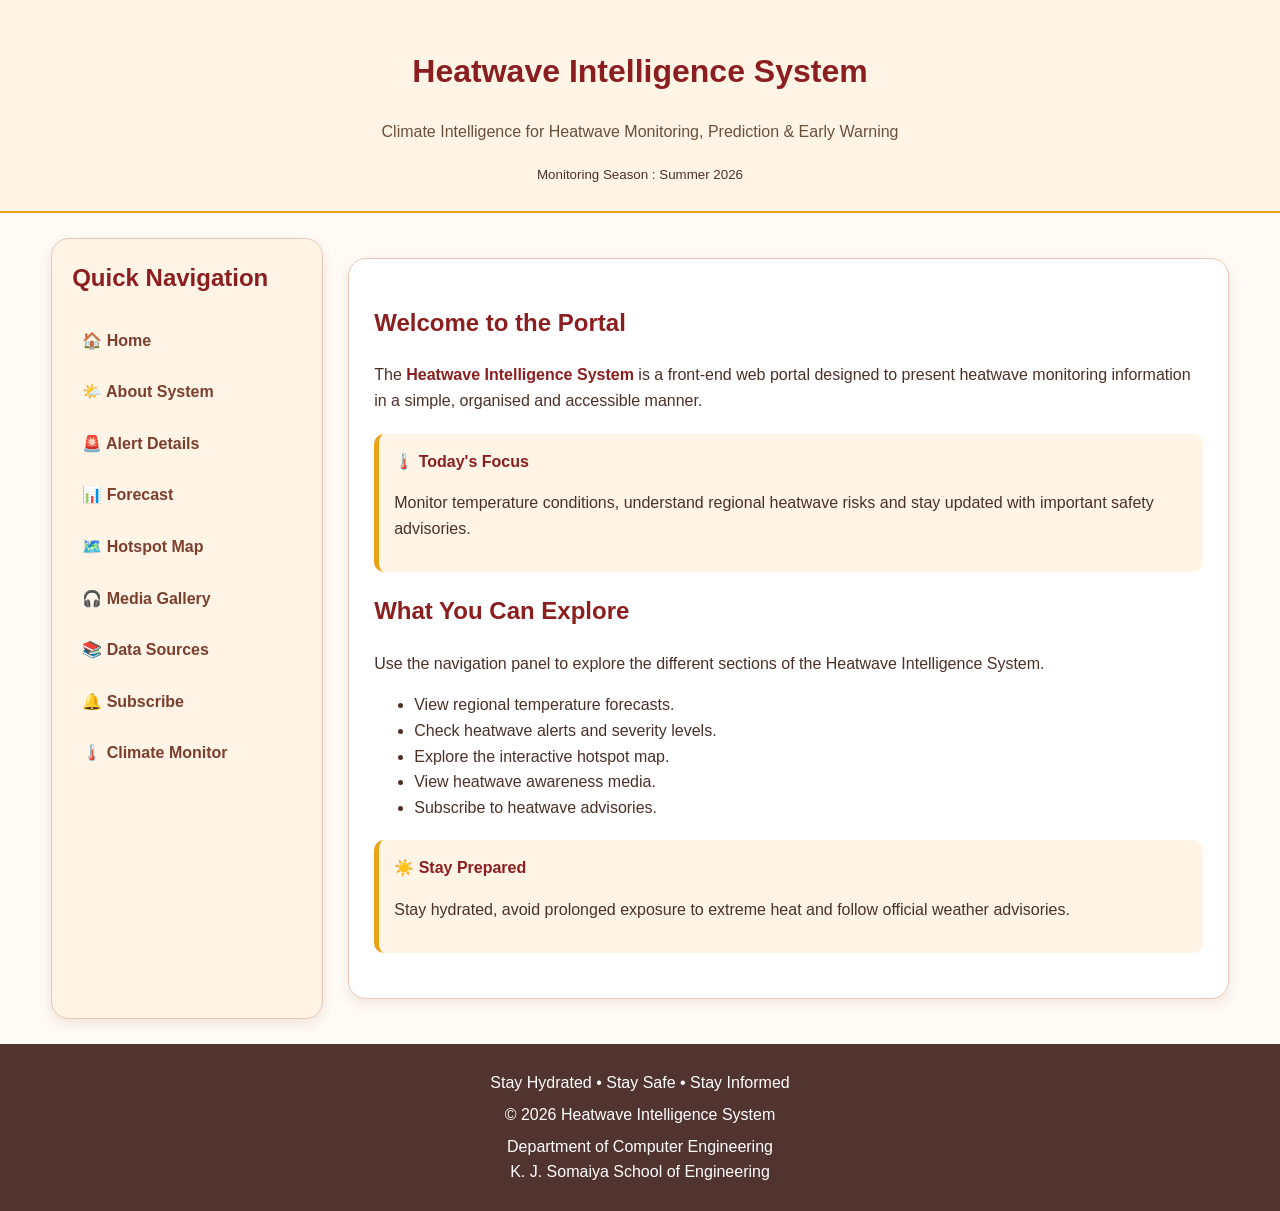
<file: index.html>
<!DOCTYPE html>
<html lang="en">

<head>

    <meta charset="UTF-8">

    <meta name="viewport"
          content="width=device-width, initial-scale=1.0">

    <title>Heatwave Intelligence System</title>

    <!-- Main Website Theme -->
    <link rel="stylesheet" href="style.css">

    <!-- Task 9 Layout -->
    <link rel="stylesheet" href="layout.css">

</head>


<body class="layoutPage">


    <!-- =================================================
         HEADER
         ================================================= -->

    <header class="layoutHeader">

        <h1>

            Heatwave Intelligence System

        </h1>

        <p>

            Climate Intelligence for Heatwave Monitoring,
            Prediction & Early Warning

        </p>

        <small>

            Monitoring Season : Summer 2026

        </small>

    </header>



    <!-- =================================================
         MAIN AREA
         Sidebar + Content
         ================================================= -->

    <main class="layoutMain">


        <!-- ================= SIDEBAR ================= -->

        <aside class="layoutSidebar">

            <h2>
                Quick Navigation
            </h2>


            <a href="index.html">
                🏠 Home
            </a>


            <a href="about-system.html">
                🌤️ About System
            </a>


            <a href="alert-details.html">
                🚨 Alert Details
            </a>


            <a href="forecast.html">
                📊 Forecast
            </a>


            <a href="hotspot-map.html">
                🗺️ Hotspot Map
            </a>


            <a href="media.html">
                🎧 Media Gallery
            </a>


            <a href="sources.html">
                📚 Data Sources
            </a>


            <a href="subscribe.html">
                🔔 Subscribe
            </a>


            <a href="climate-alert.html">
                🌡️ Climate Monitor
            </a>

        </aside>



        <!-- ================= CONTENT ================= -->

        <section class="layoutContent">


            <h2>
                Welcome to the Portal
            </h2>


            <p>

                The <strong>Heatwave Intelligence System</strong>
                is a front-end web portal designed to present
                heatwave monitoring information in a simple,
                organised and accessible manner.

            </p>


            <div class="layoutHighlight">

                <strong>
                    🌡️ Today's Focus
                </strong>

                <p>

                    Monitor temperature conditions, understand
                    regional heatwave risks and stay updated
                    with important safety advisories.

                </p>

            </div>


            <h2>
                What You Can Explore
            </h2>


            <p>

                Use the navigation panel to explore the different
                sections of the Heatwave Intelligence System.

            </p>


            <ul>

                <li>
                    View regional temperature forecasts.
                </li>

                <li>
                    Check heatwave alerts and severity levels.
                </li>

                <li>
                    Explore the interactive hotspot map.
                </li>

                <li>
                    View heatwave awareness media.
                </li>

                <li>
                    Subscribe to heatwave advisories.
                </li>

            </ul>


            <div class="layoutHighlight">

                <strong>
                    ☀️ Stay Prepared
                </strong>

                <p>

                    Stay hydrated, avoid prolonged exposure
                    to extreme heat and follow official
                    weather advisories.

                </p>

            </div>


        </section>

    </main>

    <footer class="layoutFooter">

        <p>

            Stay Hydrated • Stay Safe • Stay Informed

        </p>


        <p>

            © 2026 Heatwave Intelligence System

        </p>


        <p>

            Department of Computer Engineering<br>

            K. J. Somaiya School of Engineering

        </p>

    </footer>


</body>

</html>
</file>
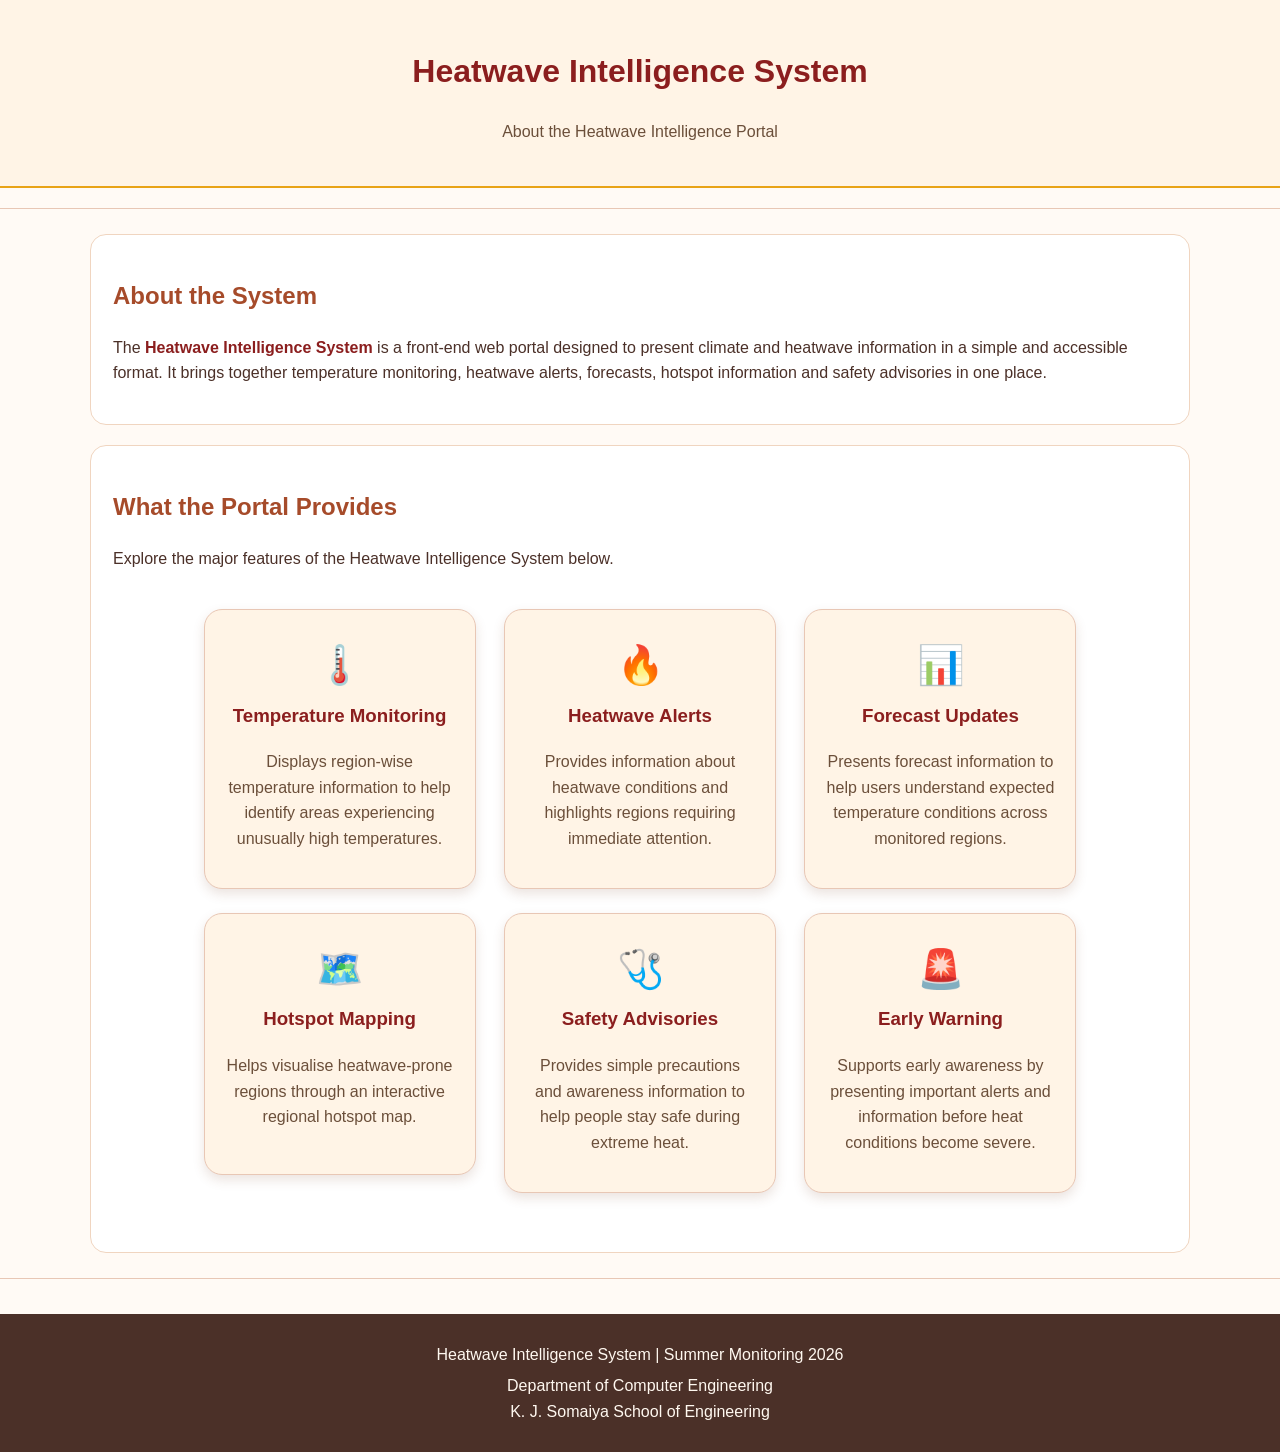
<file: about-system.html>
<!DOCTYPE html>
<html lang="en">

<head>

    <meta charset="UTF-8">

    <meta name="viewport"
          content="width=device-width, initial-scale=1.0">

    <title>About System | Heatwave Intelligence System</title>

    <link rel="stylesheet" href="style.css">

    <!-- ================= TASK 5 : CARD CSS ================= -->

    <style>

        

        .cardContainer {
            text-align: center;
            margin: 25px auto;
        }

        .heatCard {
            width: 230px;
            min-height: 220px;

            margin: 12px;
            padding: 20px;

            display: inline-block;
            vertical-align: top;

            background-color: #fff4e6;

            border: 1px solid #e8c7b5;
            border-radius: 18px;

            box-shadow: 0 5px 12px rgba(120, 70, 40, 0.15);

            text-align: center;
        }

        .heatCard h3 {
            color: #8b1e1e;
            margin-top: 5px;
        }

        .heatCard p {
            color: #6b4f3a;
        }

        .cardIcon {
            font-size: 38px;
            margin: 5px;
        }

        .heatCard:hover {
            box-shadow: 0 8px 18px rgba(120, 70, 40, 0.25);
        }

    </style>

</head>


<body>


    <header id="headerSection">

        <h1 id="systemName">

            Heatwave Intelligence System

        </h1>

        <p>

            About the Heatwave Intelligence Portal

        </p>

    </header>


    <hr>


   
    <main>

        <section>

            <h2>About the System</h2>

            <p>

                The <strong>Heatwave Intelligence System</strong> is a
                front-end web portal designed to present climate and
                heatwave information in a simple and accessible format.

                It brings together temperature monitoring, heatwave
                alerts, forecasts, hotspot information and safety
                advisories in one place.

            </p>

        </section>



        <section>

            <h2>What the Portal Provides</h2>

            <p>

                Explore the major features of the Heatwave Intelligence
                System below.

            </p>


            <div class="cardContainer">


                

                <div class="heatCard">

                    <div class="cardIcon">
                        🌡️
                    </div>

                    <h3>
                        Temperature Monitoring
                    </h3>

                    <p>

                        Displays region-wise temperature information
                        to help identify areas experiencing unusually
                        high temperatures.

                    </p>

                </div>


                

                <div class="heatCard">

                    <div class="cardIcon">
                        🔥
                    </div>

                    <h3>
                        Heatwave Alerts
                    </h3>

                    <p>

                        Provides information about heatwave conditions
                        and highlights regions requiring immediate
                        attention.

                    </p>

                </div>


                

                <div class="heatCard">

                    <div class="cardIcon">
                        📊
                    </div>

                    <h3>
                        Forecast Updates
                    </h3>

                    <p>

                        Presents forecast information to help users
                        understand expected temperature conditions
                        across monitored regions.

                    </p>

                </div>


             

                <div class="heatCard">

                    <div class="cardIcon">
                        🗺️
                    </div>

                    <h3>
                        Hotspot Mapping
                    </h3>

                    <p>

                        Helps visualise heatwave-prone regions through
                        an interactive regional hotspot map.

                    </p>

                </div>



                <div class="heatCard">

                    <div class="cardIcon">
                        🩺
                    </div>

                    <h3>
                        Safety Advisories
                    </h3>

                    <p>

                        Provides simple precautions and awareness
                        information to help people stay safe during
                        extreme heat.

                    </p>

                </div>



                <div class="heatCard">

                    <div class="cardIcon">
                        🚨
                    </div>

                    <h3>
                        Early Warning
                    </h3>

                    <p>

                        Supports early awareness by presenting
                        important alerts and information before
                        heat conditions become severe.

                    </p>

                </div>

            </div>

        </section>

    </main>


    <hr>



    <footer id="footerSection">

        <p>

            Heatwave Intelligence System | Summer Monitoring 2026

        </p>

        <p>

            Department of Computer Engineering<br>

            K. J. Somaiya School of Engineering

        </p>

    </footer>

</body>

</html>
</file>
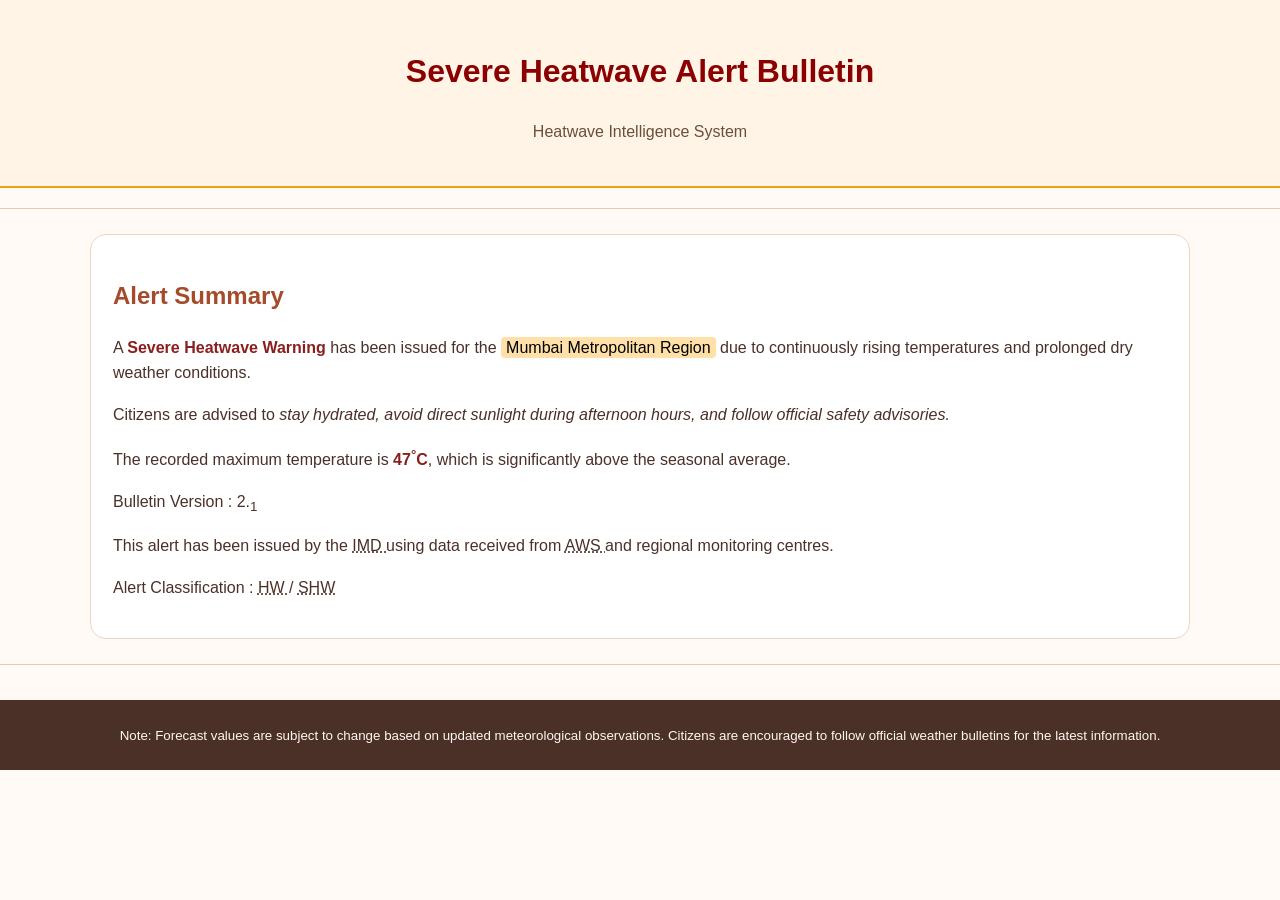
<file: alert-details.html>
<!DOCTYPE html>
<html lang="en">

<head>
    <meta charset="UTF-8">
    <meta name="viewport" content="width=device-width, initial-scale=1.0">
    <title>Alert Details | Heatwave Intelligence System</title>
    <link rel="stylesheet" href="style.css">
</head>

<body>

    <header id="headerSection"
        class="header"
        style="text-align:center;">

        <h1 id="pageTitle"
            class="title"
            style="color:darkred;">

            Severe Heatwave Alert Bulletin

        </h1>

        <p>

            Heatwave Intelligence System

        </p>

    </header>

    <hr>

    <main>

        <section id="alertSection">

            <h2>Alert Summary</h2>

            <p>

                A
                <strong>Severe Heatwave Warning</strong>
                has been issued for the
                <mark>Mumbai Metropolitan Region</mark>
                due to continuously rising temperatures and prolonged dry weather conditions.

            </p>

            <p>

                Citizens are advised to
                <em>stay hydrated, avoid direct sunlight during afternoon hours, and follow official safety advisories.</em>

            </p>

            <p>

                The recorded maximum temperature is
                <strong>47<sup>°</sup>C</strong>,
                which is significantly above the seasonal average.

            </p>

            <p>

                Bulletin Version :
                2.<sub>1</sub>

            </p>

            <p>

                This alert has been issued by the

                <abbr title="India Meteorological Department">

                    IMD

                </abbr>

                using data received from

                <abbr title="Automatic Weather Station">

                    AWS

                </abbr>

                and regional monitoring centres.

            </p>

            <p>

                Alert Classification :

                <abbr title="Heatwave">

                    HW

                </abbr>

                /

                <abbr title="Severe Heatwave">

                    SHW

                </abbr>

            </p>

        </section>

    </main>

    <hr>


    <footer id="footerSection">

        <small>

            Note: Forecast values are subject to change based on updated meteorological observations. Citizens are encouraged to follow official weather bulletins for the latest information.

        </small>

    </footer>

</body>

</html>
</file>
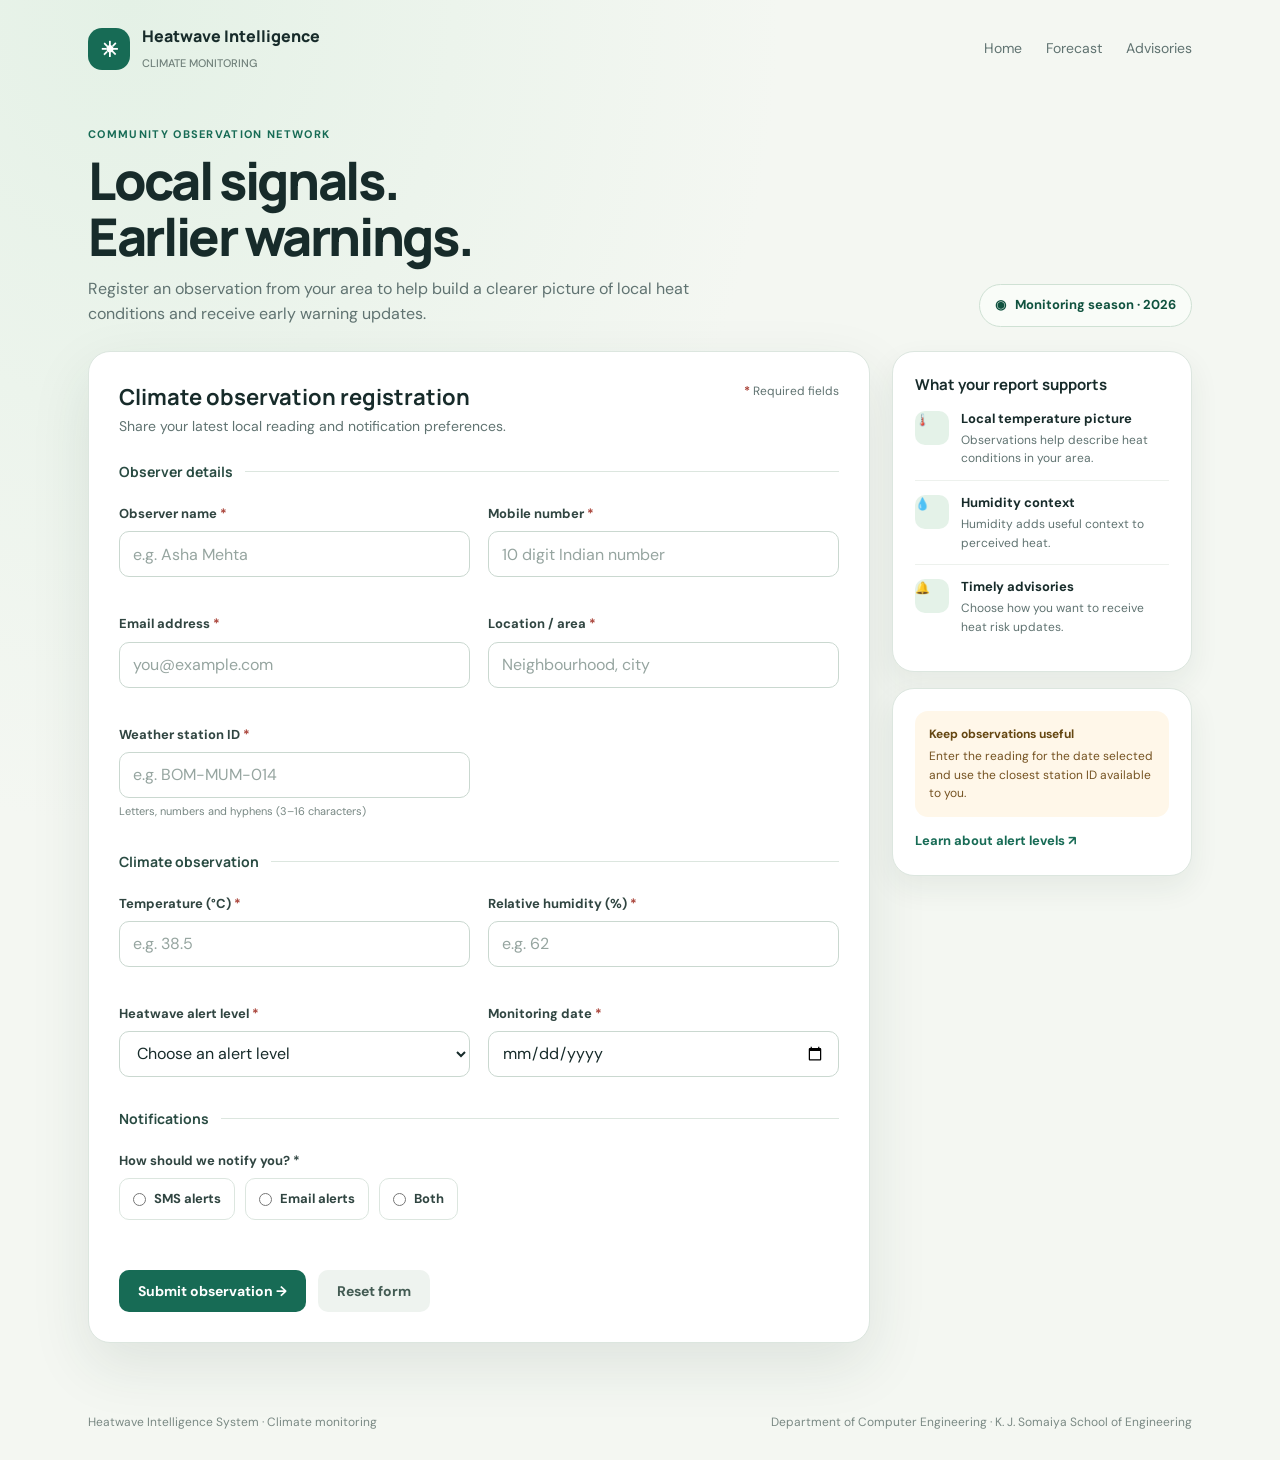
<file: climate-alert.html>
<!doctype html>
<html lang="en">
<head>
  <meta charset="utf-8">
  <meta name="viewport" content="width=device-width, initial-scale=1">
  <meta name="description" content="Register climate observations and receive heatwave early-warning notifications.">
  <title>Climate Monitor | Heatwave Intelligence System</title>
  <link rel="preconnect" href="https://fonts.googleapis.com">
  <link rel="preconnect" href="https://fonts.gstatic.com" crossorigin>
  <link href="https://fonts.googleapis.com/css2?family=DM+Sans:wght@400;500;600;700&family=Manrope:wght@400;500;600;700;800&display=swap" rel="stylesheet">
  <style>
    :root{--ink:#172b2a;--muted:#607371;--paper:#f4f7f2;--card:#fff;--line:#dce6df;--green:#176b55;--green-dark:#10523f;--mint:#e4f2e8;--orange:#ef9b42;--red:#a84036;--shadow:0 22px 60px rgba(27,62,48,.10)}
    *{box-sizing:border-box}body{margin:0;background:radial-gradient(ellipse at 10% 0%,#e4f1e6 0,transparent 40%),var(--paper);color:var(--ink);font-family:"DM Sans",sans-serif;line-height:1.55}a{color:inherit}.topbar{max-width:1160px;margin:auto;padding:24px 28px;display:flex;align-items:center;justify-content:space-between}.brand{display:flex;align-items:center;gap:12px;font-family:Manrope,sans-serif;font-size:16px;font-weight:800;text-decoration:none}.brand-mark{width:42px;height:42px;display:grid;place-items:center;border-radius:14px;background:var(--green);color:#fff;font-size:21px}.topbar nav{display:flex;gap:24px;color:var(--muted);font-size:14px}.topbar nav a{text-decoration:none}.topbar nav a:hover{color:var(--green)}.wrap{max-width:1160px;margin:14px auto 70px;padding:0 28px}.intro{display:flex;align-items:flex-end;justify-content:space-between;gap:30px;margin:28px 0 24px}.eyebrow{color:var(--green);font-weight:700;letter-spacing:.12em;text-transform:uppercase;font-size:11px}.intro h1{font:800 clamp(34px,5vw,52px)/1.08 Manrope,sans-serif;letter-spacing:-.045em;margin:10px 0 12px}.intro p{max-width:650px;margin:0;color:var(--muted);font-size:16px}.season{border:1px solid #cfe1d4;background:#f9fcf8;color:var(--green-dark);padding:10px 15px;border-radius:999px;white-space:nowrap;font-size:13px;font-weight:700}.layout{display:grid;grid-template-columns:minmax(0,1fr) 300px;gap:22px;align-items:start}.form-card,.side-card{background:var(--card);border:1px solid var(--line);border-radius:22px;box-shadow:var(--shadow)}.form-card{padding:30px}.form-head{display:flex;justify-content:space-between;align-items:flex-start;gap:16px;margin-bottom:25px}.form-head h2{font:700 22px Manrope,sans-serif;margin:0 0 4px}.form-head p{margin:0;color:var(--muted);font-size:14px}.required-note{color:var(--muted);font-size:12px}.required-note b{color:var(--red)}fieldset{border:0;border-top:1px solid var(--line);padding:23px 0 4px;margin:0 0 8px}legend{padding:0 12px 0 0;font:700 14px Manrope,sans-serif;color:#294b42}.grid{display:grid;grid-template-columns:repeat(2,minmax(0,1fr));gap:17px 18px}.field{min-width:0}.field.full{grid-column:1/-1}label,.group-label{display:block;margin-bottom:7px;font-size:13px;font-weight:700;color:#304541}label .star{color:var(--red)}input,select{font:inherit;color:var(--ink)}input[type=text],input[type=email],input[type=tel],input[type=number],input[type=date],select{width:100%;height:46px;border:1px solid #cad8d0;border-radius:10px;background:#fff;padding:0 13px;outline:none;transition:.16s}input:focus,select:focus{border-color:var(--green);box-shadow:0 0 0 3px #176b551a}input::placeholder{color:#96a5a0}.hint{font-size:11px;color:#778783;margin:5px 0 0}.error{display:block;min-height:16px;margin-top:4px;color:var(--red);font-size:12px}.invalid{border-color:var(--red)!important;background:#fffafa!important}.radio-row{display:flex;flex-wrap:wrap;gap:10px}.choice{display:flex;align-items:center;gap:8px;padding:10px 13px;border:1px solid var(--line);border-radius:10px;background:#fff;font-size:13px;cursor:pointer}.choice:has(input:checked){background:#edf7ef;border-color:#78af8a;color:var(--green-dark)}.choice input{accent-color:var(--green);margin:0}.actions{display:flex;align-items:center;gap:12px;margin-top:19px}.button{border:0;border-radius:10px;padding:12px 19px;font:700 14px "DM Sans";cursor:pointer;transition:transform .15s,background .15s}.button:hover{transform:translateY(-1px)}.primary{background:var(--green);color:#fff}.primary:hover{background:var(--green-dark)}.secondary{background:#eef3ef;color:#435b53}.message{display:none;margin-top:18px;padding:14px 16px;border-radius:12px;font-size:14px}.message.success{display:block;background:#e9f6ec;color:#155d3c;border:1px solid #b8dfc2}.message.failure{display:block;background:#fff1ef;color:#8d332c;border:1px solid #edc5c0}.side-card{padding:22px;box-shadow:0 12px 30px rgba(27,62,48,.07)}.side-card+.side-card{margin-top:16px}.side-card h3{font:700 15px Manrope;margin:0 0 14px}.signal{display:flex;gap:12px;align-items:flex-start;padding:12px 0;border-top:1px solid #edf1ed}.signal:first-of-type{border-top:0;padding-top:0}.signal-icon{width:34px;height:34px;flex:none;display:grid;place-items:center;background:var(--mint);border-radius:10px}.signal strong{display:block;font-size:13px}.signal span{display:block;color:var(--muted);font-size:12px;margin-top:2px}.notice{padding:14px;border-radius:13px;background:#fff7e9;color:#755322;font-size:12px}.notice strong{display:block;color:#654712;margin-bottom:4px}.side-link{display:inline-block;margin-top:14px;color:var(--green);font-size:13px;font-weight:700;text-decoration:none}.foot{max-width:1160px;margin:auto;padding:0 28px 28px;color:#7a8984;font-size:12px;display:flex;justify-content:space-between;gap:10px}.sr-only{position:absolute;width:1px;height:1px;padding:0;margin:-1px;overflow:hidden;clip:rect(0,0,0,0);white-space:nowrap;border:0}
    @media(max-width:850px){.layout{grid-template-columns:1fr}.side{display:grid;grid-template-columns:1fr 1fr;gap:14px}.side-card+.side-card{margin-top:0}.intro{align-items:flex-start;flex-direction:column}.season{order:-1}}
    @media(max-width:560px){.topbar,.wrap,.foot{padding-left:18px;padding-right:18px}.topbar nav{gap:12px;font-size:12px}.topbar nav a:nth-child(2){display:none}.brand{font-size:14px}.wrap{margin-top:6px}.form-card{padding:21px 17px;border-radius:17px}.grid{grid-template-columns:1fr;gap:13px}.field.full{grid-column:auto}.side{grid-template-columns:1fr}.form-head{display:block}.required-note{display:block;margin-top:6px}.actions{flex-wrap:wrap}.foot{flex-direction:column}.intro h1{font-size:36px}}
  </style>
</head>
<body>
  <header class="topbar">
    <a class="brand" href="index.html"><span class="brand-mark" aria-hidden="true">☀</span><span>Heatwave Intelligence<br><small style="font:500 11px 'DM Sans';color:#71817b">CLIMATE MONITORING</small></span></a>
    <nav aria-label="Main navigation"><a href="index.html">Home</a><a href="forecast.html">Forecast</a><a href="subscribe.html">Advisories</a></nav>
  </header>
  <main class="wrap">
    <div class="intro"><div><div class="eyebrow">Community observation network</div><h1>Local signals.<br>Earlier warnings.</h1><p>Register an observation from your area to help build a clearer picture of local heat conditions and receive early warning updates.</p></div><div class="season">◉ &nbsp; Monitoring season · 2026</div></div>
    <div class="layout">
      <section class="form-card" aria-labelledby="form-title">
        <div class="form-head"><div><h2 id="form-title">Climate observation registration</h2><p>Share your latest local reading and notification preferences.</p></div><span class="required-note"><b>*</b> Required fields</span></div>
        <form id="climateForm" novalidate>
          <fieldset><legend>Observer details</legend><div class="grid">
            <div class="field"><label for="observerName">Observer name <span class="star">*</span></label><input id="observerName" name="observerName" type="text" placeholder="e.g. Asha Mehta" autocomplete="name" aria-describedby="observerNameError"><span class="error" id="observerNameError"></span></div>
            <div class="field"><label for="mobile">Mobile number <span class="star">*</span></label><input id="mobile" name="mobile" type="tel" inputmode="numeric" placeholder="10 digit Indian number" autocomplete="tel" aria-describedby="mobileError"><span class="error" id="mobileError"></span></div>
            <div class="field"><label for="email">Email address <span class="star">*</span></label><input id="email" name="email" type="email" placeholder="you@example.com" autocomplete="email" aria-describedby="emailError"><span class="error" id="emailError"></span></div>
            <div class="field"><label for="location">Location / area <span class="star">*</span></label><input id="location" name="location" type="text" placeholder="Neighbourhood, city" autocomplete="address-level2" aria-describedby="locationError"><span class="error" id="locationError"></span></div>
            <div class="field"><label for="stationId">Weather station ID <span class="star">*</span></label><input id="stationId" name="stationId" type="text" placeholder="e.g. BOM-MUM-014" aria-describedby="stationIdError"><p class="hint">Letters, numbers and hyphens (3–16 characters)</p><span class="error" id="stationIdError"></span></div>
          </div></fieldset>
          <fieldset><legend>Climate observation</legend><div class="grid">
            <div class="field"><label for="temperature">Temperature (°C) <span class="star">*</span></label><input id="temperature" name="temperature" type="number" min="-10" max="60" step="0.1" placeholder="e.g. 38.5" aria-describedby="temperatureError"><span class="error" id="temperatureError"></span></div>
            <div class="field"><label for="humidity">Relative humidity (%) <span class="star">*</span></label><input id="humidity" name="humidity" type="number" min="0" max="100" step="1" placeholder="e.g. 62" aria-describedby="humidityError"><span class="error" id="humidityError"></span></div>
            <div class="field"><label for="alertLevel">Heatwave alert level <span class="star">*</span></label><select id="alertLevel" name="alertLevel" aria-describedby="alertLevelError"><option value="">Choose an alert level</option><option value="normal">Normal · no alert</option><option value="watch">Watch · conditions rising</option><option value="warning">Warning · high heat risk</option><option value="severe">Severe · extreme heat risk</option></select><span class="error" id="alertLevelError"></span></div>
            <div class="field"><label for="monitoringDate">Monitoring date <span class="star">*</span></label><input id="monitoringDate" name="monitoringDate" type="date" aria-describedby="monitoringDateError"><span class="error" id="monitoringDateError"></span></div>
          </div></fieldset>
          <fieldset><legend>Notifications</legend><div class="field"><span class="group-label">How should we notify you? <span class="star">*</span></span><div class="radio-row" role="radiogroup" aria-describedby="preferenceError"><label class="choice"><input type="radio" name="preference" value="sms"> SMS alerts</label><label class="choice"><input type="radio" name="preference" value="email"> Email alerts</label><label class="choice"><input type="radio" name="preference" value="both"> Both</label></div><span class="error" id="preferenceError"></span></div></fieldset>
          <div class="actions"><button class="button primary" type="submit">Submit observation <span aria-hidden="true">→</span></button><button class="button secondary" type="reset">Reset form</button></div>
          <div id="formMessage" class="message" role="status" aria-live="polite"></div>
        </form>
      </section>
      <aside class="side" aria-label="Monitoring information">
        <section class="side-card"><h3>What your report supports</h3>
          <div class="signal"><span class="signal-icon">🌡️</span><div><strong>Local temperature picture</strong><span>Observations help describe heat conditions in your area.</span></div></div>
          <div class="signal"><span class="signal-icon">💧</span><div><strong>Humidity context</strong><span>Humidity adds useful context to perceived heat.</span></div></div>
          <div class="signal"><span class="signal-icon">🔔</span><div><strong>Timely advisories</strong><span>Choose how you want to receive heat risk updates.</span></div></div>
        </section>
        <section class="side-card"><div class="notice"><strong>Keep observations useful</strong>Enter the reading for the date selected and use the closest station ID available to you.</div><a class="side-link" href="alert-details.html">Learn about alert levels <span aria-hidden="true">↗</span></a></section>
      </aside>
    </div>
  </main>
  <footer class="foot"><span>Heatwave Intelligence System · Climate monitoring</span><span>Department of Computer Engineering · K. J. Somaiya School of Engineering</span></footer>
  <script src="https://code.jquery.com/jquery-3.7.1.min.js" integrity="sha256-/JqT3SQfawRcv/BIHPThkBvs0OEvtFFmqPF/lYI/Cxo=" crossorigin="anonymous"></script>
  <script>
    $(function(){
      const $form=$('#climateForm'), $message=$('#formMessage');
      const today=new Date(); today.setMinutes(today.getMinutes()-today.getTimezoneOffset()); $('#monitoringDate').attr('max',today.toISOString().slice(0,10));
      const rules={
        observerName:()=>{const v=$('#observerName').val().trim();$('#observerName').val(v);return !v?'Enter the observer name.':!/^[\p{L}][\p{L}\s.'-]{1,59}$/u.test(v)?'Use letters and spaces only.':null;},
        mobile:()=>{const v=$('#mobile').val().trim();return !v?'Enter a mobile number.':! /^[6-9]\d{9}$/.test(v)?'Enter a valid 10-digit Indian mobile number.':null;},
        email:()=>{const v=$('#email').val().trim();return !v?'Enter an email address.':! /^[^\s@]+@[^\s@]+\.[^\s@]{2,}$/.test(v)?'Enter a valid email address.':null;},
        location:()=>{const v=$('#location').val().trim();$('#location').val(v);return !v?'Enter your location or area.':v.length<2?'Location must have at least 2 characters.':null;},
        stationId:()=>{const v=$('#stationId').val().trim().toUpperCase();$('#stationId').val(v);return !v?'Enter a weather station ID.':! /^[A-Z0-9](?:[A-Z0-9-]{1,14}[A-Z0-9])$/.test(v)?'Use 3–16 letters, numbers or hyphens.':null;},
        temperature:()=>{const raw=$('#temperature').val(),v=Number(raw);return raw===''?'Enter the temperature.':!Number.isFinite(v)||v < -10||v>60?'Temperature must be between −10°C and 60°C.':null;},
        humidity:()=>{const raw=$('#humidity').val(),v=Number(raw);return raw===''?'Enter relative humidity.':!Number.isFinite(v)||v<0||v>100?'Humidity must be between 0% and 100%.':null;},
        alertLevel:()=>$('#alertLevel').val()?'':'Choose an alert level.',
        monitoringDate:()=>{const v=$('#monitoringDate').val();return !v?'Select the monitoring date.':v>today.toISOString().slice(0,10)?'Monitoring date cannot be in the future.':null;},
        preference:()=>$('input[name="preference"]:checked').length?'':'Choose a notification preference.'
      };
      function validate(key){const err=rules[key]();const $field=key==='preference'?$('[name="preference"]'):$('[name="'+key+'"]');const $control=$field.first();$('#'+key+'Error').text(err||'');if(key!=='preference')$control.toggleClass('invalid',!!err).attr('aria-invalid',String(!!err));else $field.attr('aria-invalid',String(!!err));return !err;}
      Object.keys(rules).forEach(key=>{const sel=key==='preference'?'[name="preference"]':'[name="'+key+'"]';$(document).on('input change',sel,function(){if($('#'+key+'Error').text())validate(key);});});
      $form.on('submit',function(e){e.preventDefault();let first=null,valid=true;Object.keys(rules).forEach(key=>{if(!validate(key)){valid=false;if(!first)first=key==='preference'?$('[name="preference"]').first():$('[name="'+key+'"]').first();}});$message.removeClass('success failure').hide();if(!valid){$message.addClass('failure').text('Please correct the highlighted fields before submitting.').show();first.trigger('focus');return;}const name=$('#observerName').val().trim();$message.addClass('success').text('Thank you, '+name+'. Your observation passed validation. This demonstration does not send or store your data.').show();});
      $form.on('reset',function(){setTimeout(function(){$('.error').text('');$('.invalid').removeClass('invalid').attr('aria-invalid','false');$('input[name="preference"]').removeAttr('aria-invalid');$message.removeClass('success failure').hide().text('');},0);});
    });
  </script>
</body>
</html>
</file>
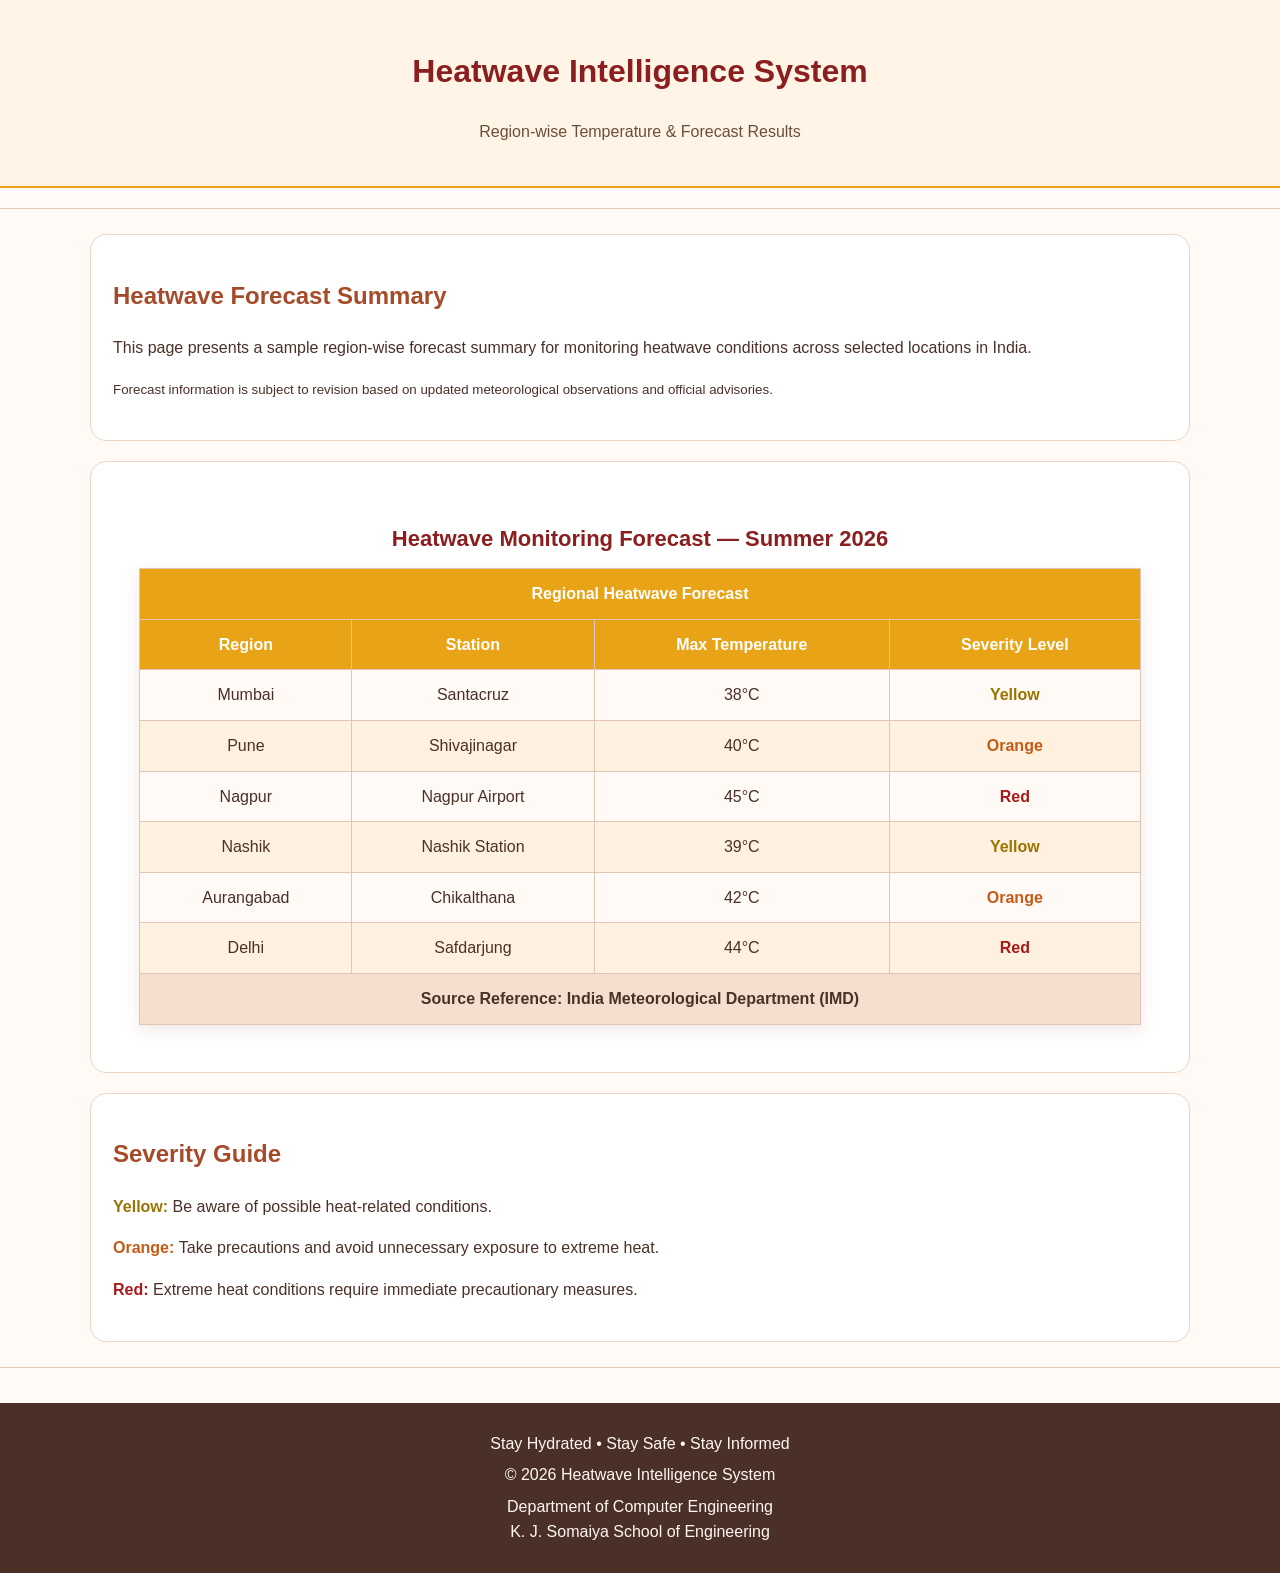
<file: forecast.html>
<!DOCTYPE html>
<html lang="en">

<head>

    <meta charset="UTF-8">

    <meta name="viewport"
          content="width=device-width, initial-scale=1.0">

    <title>Forecast | Heatwave Intelligence System</title>

    
    <link rel="stylesheet" href="style.css">

    
    <link rel="stylesheet" href="table.css">

</head>


<body>

  

    <header id="headerSection">

        <h1 id="systemName">

            Heatwave Intelligence System

        </h1>

        <p>

            Region-wise Temperature & Forecast Results

        </p>

    </header>


    <hr>


    <main>


        
        <section>

            <h2>Heatwave Forecast Summary</h2>

            <p>

                This page presents a sample region-wise forecast summary
                for monitoring heatwave conditions across selected
                locations in India.

            </p>

            <p>

                <small>
                    Forecast information is subject to revision based on
                    updated meteorological observations and official
                    advisories.
                </small>

            </p>

        </section>


       

        <section>

            <table class="forecastTable">

                <caption>
                    Heatwave Monitoring Forecast — Summer 2026
                </caption>


                <thead>

                    

                    <tr>

                        <th colspan="4">
                            Regional Heatwave Forecast
                        </th>

                    </tr>


                    <tr>

                        <th>
                            Region
                        </th>

                        <th>
                            Station
                        </th>

                        <th>
                            Max Temperature
                        </th>

                        <th>
                            Severity Level
                        </th>

                    </tr>

                </thead>


                <tbody>

                    <tr>

                        <td>
                            Mumbai
                        </td>

                        <td>
                            Santacruz
                        </td>

                        <td>
                            38°C
                        </td>

                        <td class="severity-yellow">
                            Yellow
                        </td>

                    </tr>


                    <tr>

                        <td>
                            Pune
                        </td>

                        <td>
                            Shivajinagar
                        </td>

                        <td>
                            40°C
                        </td>

                        <td class="severity-orange">
                            Orange
                        </td>

                    </tr>


                    <tr>

                        <td>
                            Nagpur
                        </td>

                        <td>
                            Nagpur Airport
                        </td>

                        <td>
                            45°C
                        </td>

                        <td class="severity-red">
                            Red
                        </td>

                    </tr>


                    <tr>

                        <td>
                            Nashik
                        </td>

                        <td>
                            Nashik Station
                        </td>

                        <td>
                            39°C
                        </td>

                        <td class="severity-yellow">
                            Yellow
                        </td>

                    </tr>


                    <tr>

                        <td>
                            Aurangabad
                        </td>

                        <td>
                            Chikalthana
                        </td>

                        <td>
                            42°C
                        </td>

                        <td class="severity-orange">
                            Orange
                        </td>

                    </tr>


                    <tr>

                        <td>
                            Delhi
                        </td>

                        <td>
                            Safdarjung
                        </td>

                        <td>
                            44°C
                        </td>

                        <td class="severity-red">
                            Red
                        </td>

                    </tr>

                </tbody>


                <tfoot>

                    <tr>

                        <td colspan="4">

                            Source Reference:
                            India Meteorological Department (IMD)

                        </td>

                    </tr>

                </tfoot>

            </table>

        </section>


        

        <section>

            <h2>Severity Guide</h2>

            <p>

                <strong class="severity-yellow">
                    Yellow:
                </strong>

                Be aware of possible heat-related conditions.

            </p>

            <p>

                <strong class="severity-orange">
                    Orange:
                </strong>

                Take precautions and avoid unnecessary exposure
                to extreme heat.

            </p>

            <p>

                <strong class="severity-red">
                    Red:
                </strong>

                Extreme heat conditions require immediate
                precautionary measures.

            </p>

        </section>


    </main>


    <hr>


  

    <footer id="footerSection">

        <p>

            Stay Hydrated • Stay Safe • Stay Informed

        </p>

        <p>

            © 2026 Heatwave Intelligence System

        </p>

        <p>

            Department of Computer Engineering<br>

            K. J. Somaiya School of Engineering

        </p>

    </footer>

</body>

</html>
</file>
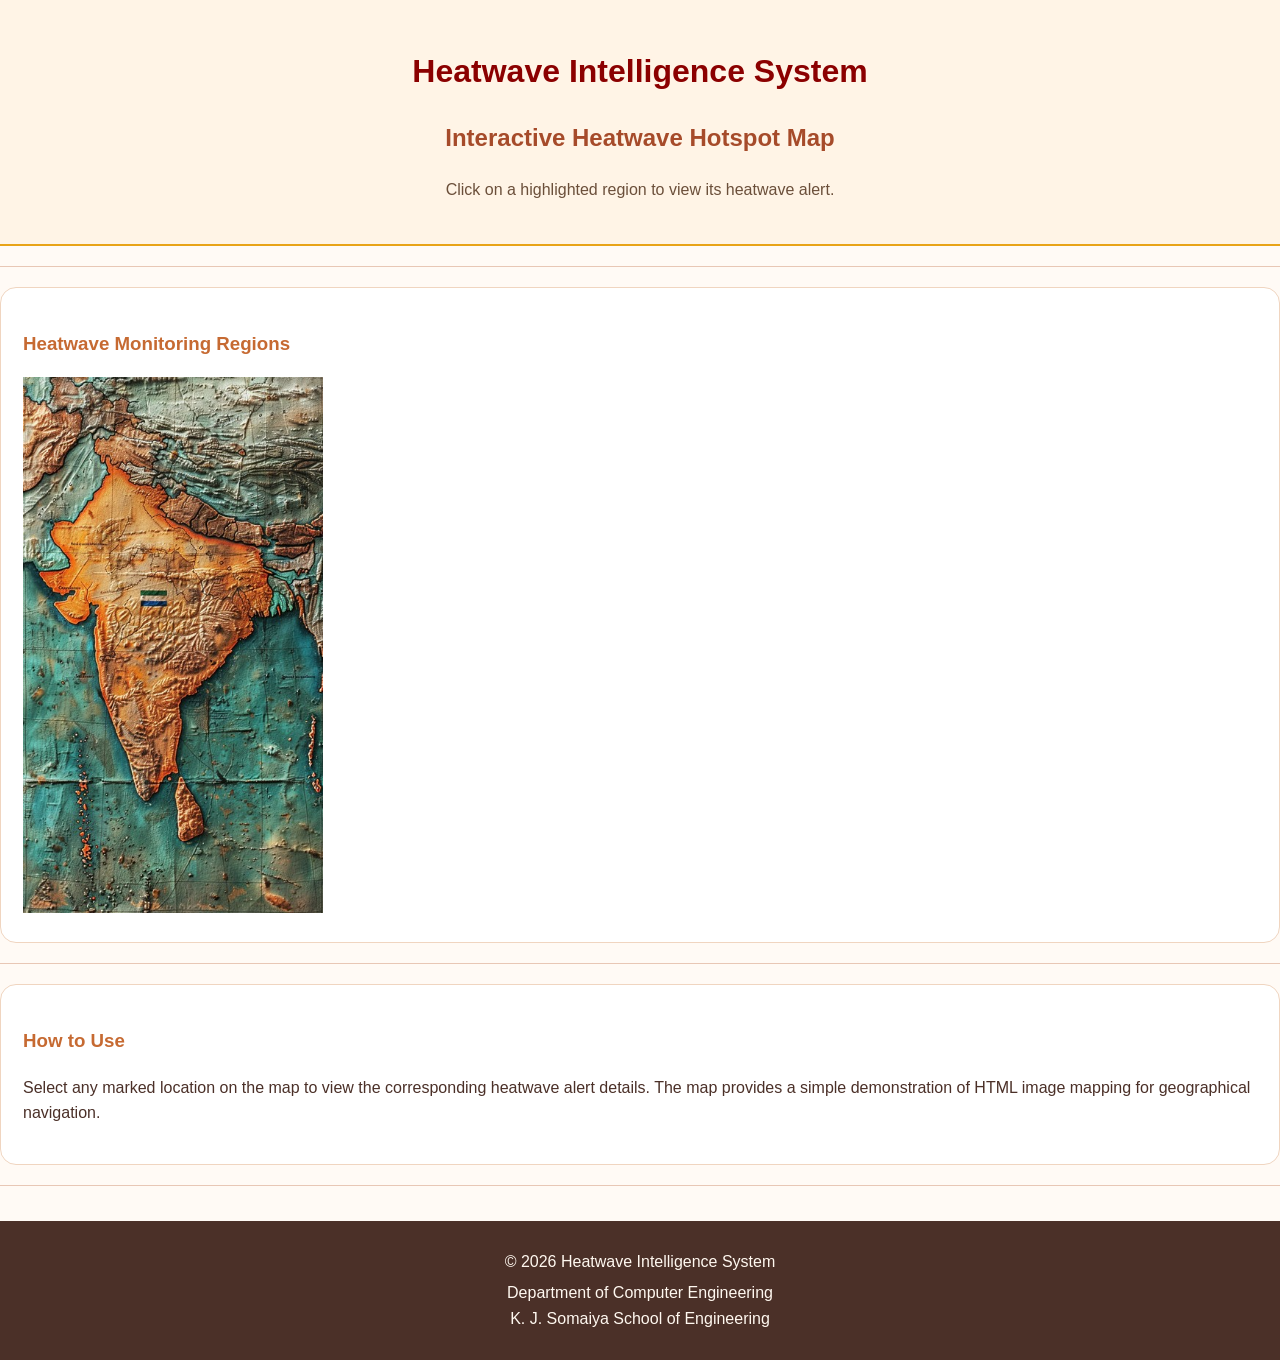
<file: hotspot-map.html>
<!DOCTYPE html>
<html lang="en">

<head>
    <meta charset="UTF-8">
    <meta name="viewport" content="width=device-width, initial-scale=1.0">
    <title>Heatwave Hotspot Map</title>
    <link rel="stylesheet" href="style.css">
</head>

<body>

    <header id="headerSection"
        class="header"
        style="text-align:center;">

        <h1 style="color:darkred;">

            Heatwave Intelligence System

        </h1>

        <h2>

            Interactive Heatwave Hotspot Map

        </h2>

        <p>

            Click on a highlighted region to view its heatwave alert.

        </p>

    </header>

    <hr>

    <section id="mapSection">

        <h3>Heatwave Monitoring Regions</h3>
       <img src="./images/India-map.jpg.jpg" width="300">


        <map name="heatwaveMap">

            <area shape="circle"
                  coords="165,235,20"
                  href="alert-details.html"
                  alt="Mumbai">

            <area shape="circle"
                  coords="205,210,20"
                  href="alert-details.html"
                  alt="Pune">

            <area shape="circle"
                  coords="300,170,20"
                  href="alert-details.html"
                  alt="Nagpur">

            <area shape="circle"
                  coords="230,180,20"
                  href="alert-details.html"
                  alt="Nashik">

        </map>

    </section>

    <hr>

    <!-- ================= Information ================= -->

    <section id="infoSection">

        <h3>How to Use</h3>

        <p>

            Select any marked location on the map to view
            the corresponding heatwave alert details.
            The map provides a simple demonstration of
            HTML image mapping for geographical navigation.

        </p>

    </section>

    <hr>
    <footer id="footerSection"
        style="text-align:center;">

        <p>

            © 2026 Heatwave Intelligence System

        </p>

        <p>

            Department of Computer Engineering<br>
            K. J. Somaiya School of Engineering

        </p>

    </footer>

</body>

</html>
</file>
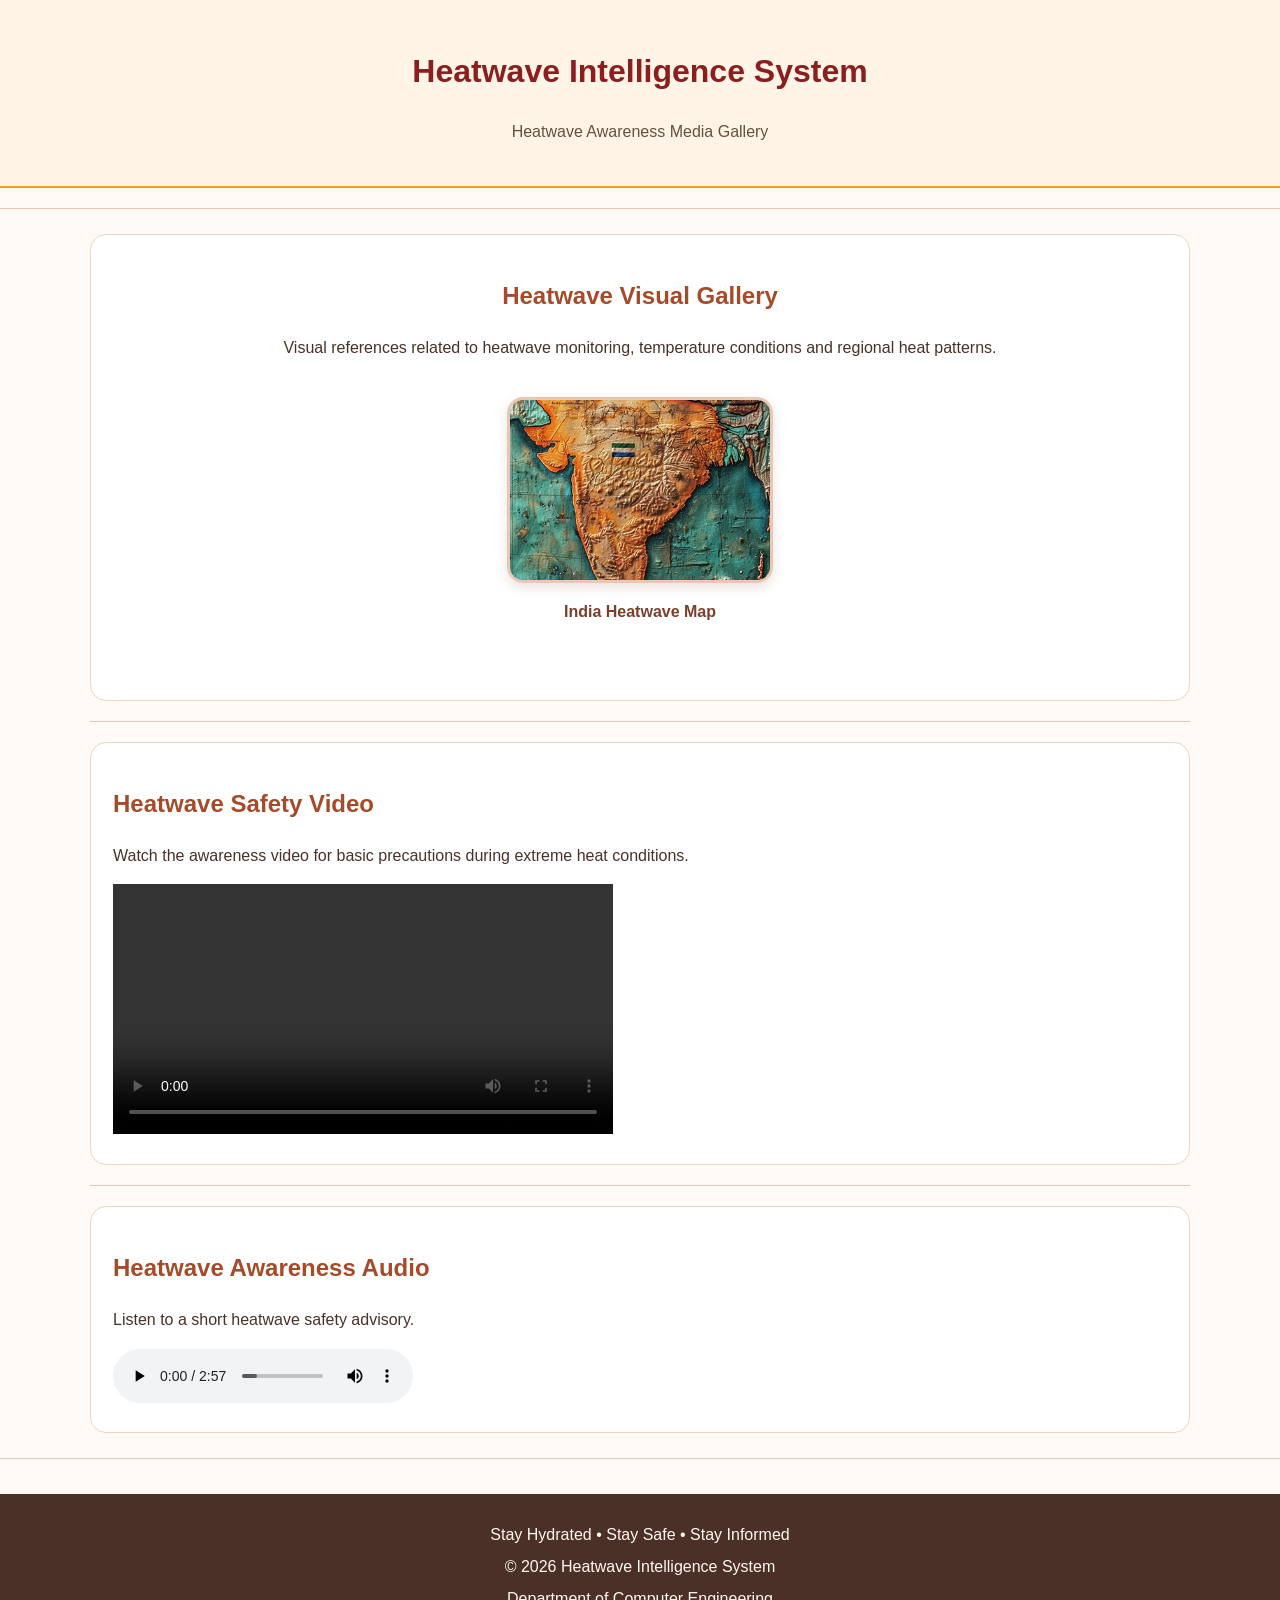
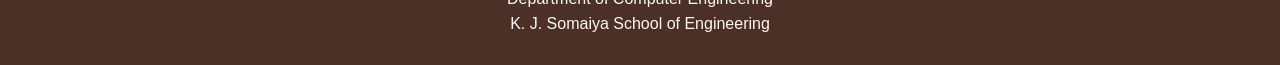
<file: media.html>
<!DOCTYPE html>
<html lang="en">

<head>

    <meta charset="UTF-8">

    <meta name="viewport"
          content="width=device-width, initial-scale=1.0">

    <title>Media Gallery | Heatwave Intelligence System</title>

    <link rel="stylesheet" href="style.css">

    

    <style>

        .gallerySection {
            text-align: center;
        }

        .galleryContainer {
            text-align: center;
            margin: 25px auto;
        }

        .galleryItem {
            display: inline-block;
            margin: 12px;
            vertical-align: top;
        }

        .galleryItem img {
            width: 260px;
            height: 180px;

            object-fit: cover;

            border: 3px solid #e8c7b5;
            border-radius: 16px;

            box-shadow: 0 5px 12px rgba(120, 70, 40, 0.15);

            transition: transform 0.3s ease;
        }

        

        .galleryItem img:hover {
            transform: scale(1.08);
        }

        .galleryCaption {
            color: #7c3f2c;
            font-weight: bold;
            margin-top: 8px;
        }

    </style>

</head>


<body>

   

    <header id="headerSection">

        <h1 id="systemName">

            Heatwave Intelligence System

        </h1>

        <p>

            Heatwave Awareness Media Gallery

        </p>

    </header>


    <hr>


    <main>


        

        <section class="gallerySection">

            <h2>Heatwave Visual Gallery</h2>

            <p>

                Visual references related to heatwave monitoring,
                temperature conditions and regional heat patterns.

            </p>


            <div class="galleryContainer">


              

                <div class="galleryItem">

                    <img src="images/India-map.jpg.jpg"
                         alt="India Heatwave Monitoring Map">

                    <p class="galleryCaption">

                        India Heatwave Map

                    </p>

                </div>

        </section>


        <hr>


        

        <section>

            <h2>Heatwave Safety Video</h2>

            <p>

                Watch the awareness video for basic precautions
                during extreme heat conditions.

            </p>

            <video width="500" controls>

                <source src="media/heatwave-safety.mp4.mp4"
                        type="video/mp4">

                Your browser does not support the video element.

            </video>

        </section>


        <hr>


       
        <section>

            <h2>Heatwave Awareness Audio</h2>

            <p>

                Listen to a short heatwave safety advisory.

            </p>

            <audio controls>

                <source src="media/awareness.mp3.mp3"
                        type="audio/mpeg">

                Your browser does not support the audio element.

            </audio>

        </section>


    </main>


    <hr>


    

    <footer id="footerSection">

        <p>

            Stay Hydrated • Stay Safe • Stay Informed

        </p>

        <p>

            © 2026 Heatwave Intelligence System

        </p>

        <p>

            Department of Computer Engineering<br>

            K. J. Somaiya School of Engineering

        </p>

    </footer>

</body>

</html>
</file>
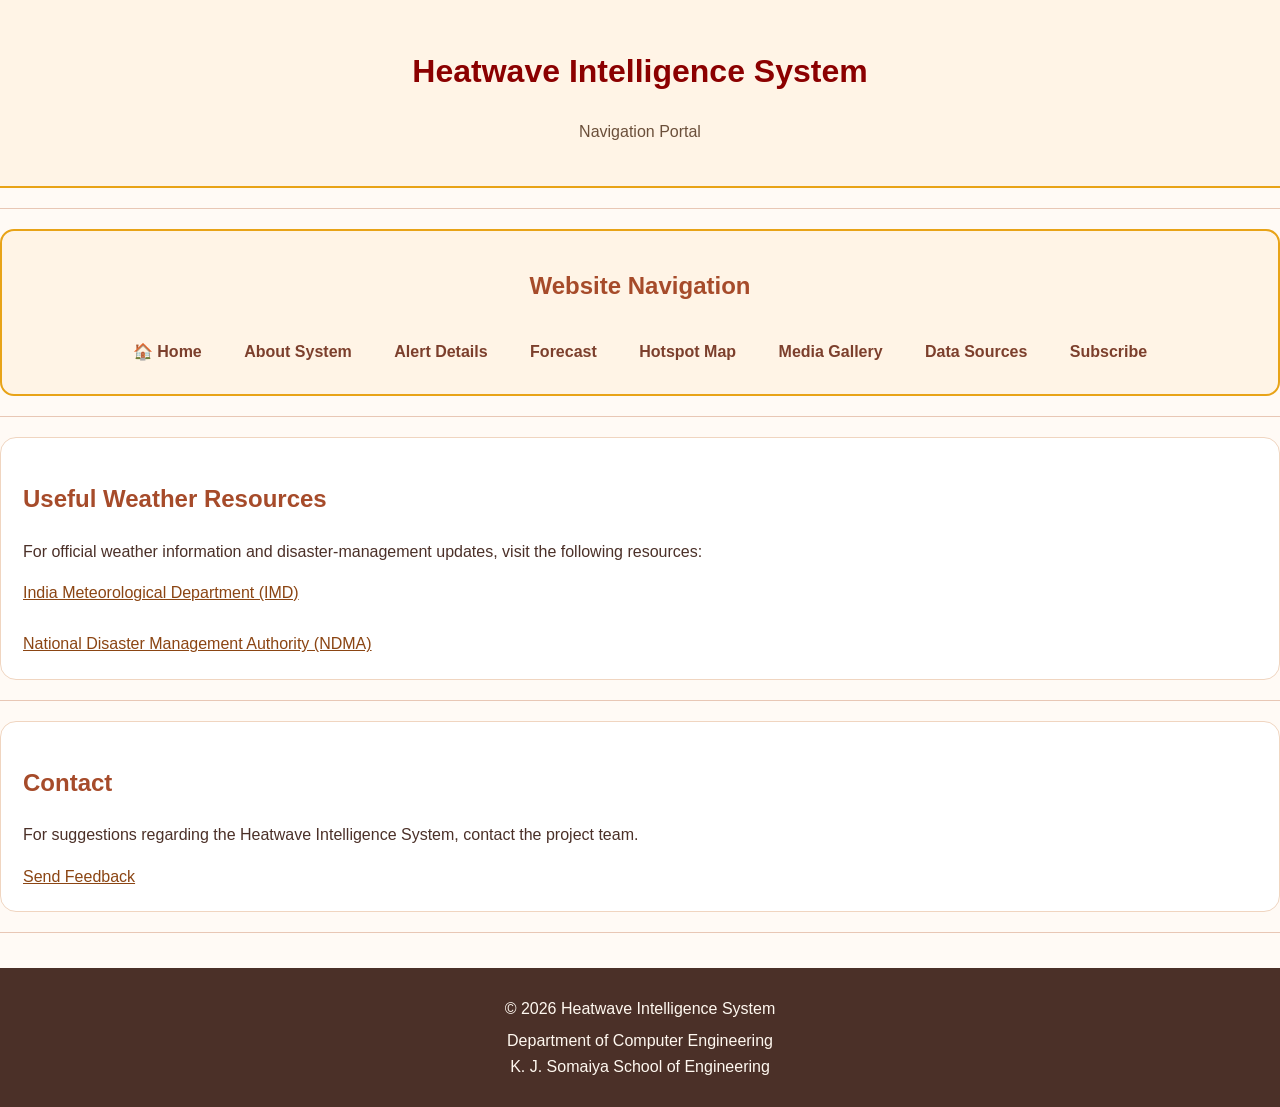
<file: navigation.html>
<!DOCTYPE html>
<html lang="en">

<head>

    <meta charset="UTF-8">

    <meta name="viewport"
          content="width=device-width, initial-scale=1.0">

    <title>Navigation | Heatwave Intelligence System</title>
    <link rel="stylesheet" href="style.css">
    <style>

      

        nav {
            background-color: #fff4e6;
            padding: 16px;
            text-align: center;
            border: 2px solid #e8a317;
            border-radius: 14px;
            margin: 20px auto;
        }

      

        nav ul {
            list-style-type: none;
            padding: 0;
            margin: 12px 0 0;
        }

        /* Display menu items horizontally */

        nav li {
            display: inline-block;
            margin: 5px;
        }

        /* Navigation Links */

        nav a {
            display: inline-block;
            color: #7c3f2c;
            text-decoration: none;
            font-weight: bold;
            padding: 9px 14px;
            border-radius: 20px;
        }

        /* Hover Effect */

        nav a:hover {
            background-color: #f6c89f;
            color: #5c241b;
        }

    </style>

</head>


<body>


    <header id="headerSection"
            style="text-align:center;">

        <h1 style="color:darkred;">

            Heatwave Intelligence System

        </h1>

        <p>

            Navigation Portal

        </p>

    </header>

    <hr>


    <!-- ================= Navigation ================= -->

    <nav id="mainNavigation">

        <h2>Website Navigation</h2>

        <ul>

            <li>
                <a href="index.html">
                    🏠 Home
                </a>
            </li>

            <li>
                <a href="about-system.html">
                    About System
                </a>
            </li>

            <li>
                <a href="alert-details.html">
                    Alert Details
                </a>
            </li>

            <li>
                <a href="forecast.html">
                    Forecast
                </a>
            </li>

            <li>
                <a href="hotspot-map.html">
                    Hotspot Map
                </a>
            </li>

            <li>
                <a href="media.html">
                    Media Gallery
                </a>
            </li>

            <li>
                <a href="sources.html">
                    Data Sources
                </a>
            </li>

            <li>
                <a href="subscribe.html">
                    Subscribe
                </a>
            </li>

        </ul>

    </nav>


    <hr>


    <section id="weatherResources">

        <h2>Useful Weather Resources</h2>

        <p>
            For official weather information and disaster-management
            updates, visit the following resources:
        </p>

        <a href="https://mausam.imd.gov.in"
           target="_blank">

            India Meteorological Department (IMD)

        </a>

        <br><br>

        <a href="https://ndma.gov.in"
           target="_blank">

            National Disaster Management Authority (NDMA)

        </a>

    </section>


    <hr>


    <!-- ================= Contact ================= -->

    <section id="contactSection">

        <h2>Contact</h2>

        <p>

            For suggestions regarding the Heatwave Intelligence System,
            contact the project team.

        </p>

        <a href="mailto:heatwaveportal@example.com">

            Send Feedback

        </a>

    </section>


    <hr>


    <!-- ================= Footer ================= -->

    <footer id="footerSection"
            style="text-align:center;">

        <p>

            © 2026 Heatwave Intelligence System

        </p>

        <p>

            Department of Computer Engineering<br>

            K. J. Somaiya School of Engineering

        </p>

    </footer>

</body>

</html>
</file>
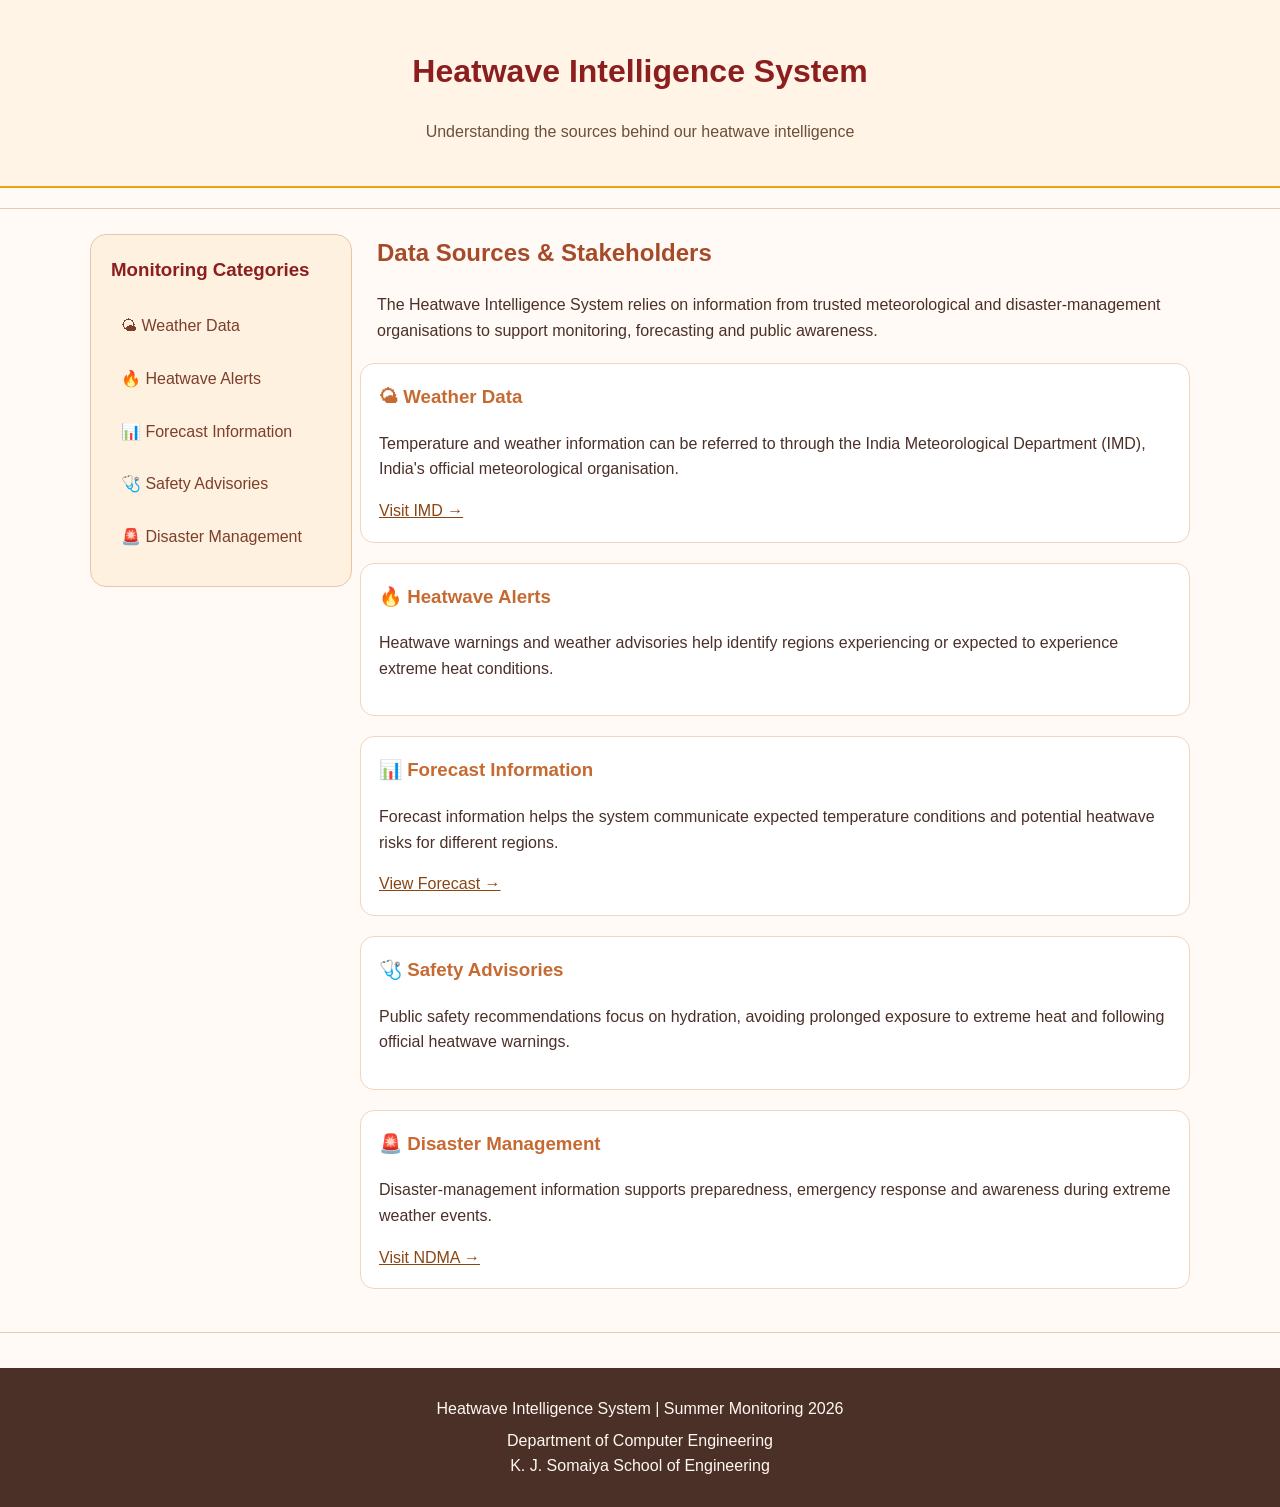
<file: sources.html>
<!DOCTYPE html>
<html lang="en">

<head>

    <meta charset="UTF-8">

    <meta name="viewport"
          content="width=device-width, initial-scale=1.0">

    <title>Data Sources | Heatwave Intelligence System</title>

    <link rel="stylesheet" href="style.css">

    <!-- ================= TASK 4 : INTERNAL CSS ================= -->

    <style>

       

        .monitoringSidebar {
            width: 220px;
            background-color: #fff1df;
            padding: 20px;
            border-radius: 16px;
            border: 1px solid #e8c7a8;
            float: left;
            margin-right: 25px;
        }

        .monitoringSidebar h3 {
            margin-top: 0;
            color: #8b1e1e;
        }

        .monitoringSidebar a {
            display: block;
            color: #7c3f2c;
            text-decoration: none;
            padding: 10px;
            margin: 7px 0;
            border-radius: 10px;
        }

        .monitoringSidebar a:hover {
            background-color: #f6c89f;
            color: #5c241b;
        }

        .sourceContent {
            margin-left: 270px;
        }

        .sourceCard {
            background-color: #ffffff;
            padding: 18px;
            margin-bottom: 18px;
            border-radius: 14px;
            border: 1px solid #f0d5c0;
        }

        .sourceCard h3 {
            margin-top: 0;
        }

        .clearFloat {
            clear: both;
        }

    </style>

</head>


<body>


    <header id="headerSection">

        <h1 id="systemName">

            Heatwave Intelligence System

        </h1>

        <p>

            Understanding the sources behind our heatwave intelligence

        </p>

    </header>


    <hr>


    

    <main>

     

        <aside class="monitoringSidebar">

            <h3>Monitoring Categories</h3>

            <a href="#weatherData">
                🌤 Weather Data
            </a>

            <a href="#heatAlerts">
                🔥 Heatwave Alerts
            </a>

            <a href="#forecastData">
                📊 Forecast Information
            </a>

            <a href="#safetyData">
                🩺 Safety Advisories
            </a>

            <a href="#disasterData">
                🚨 Disaster Management
            </a>

        </aside>


        <div class="sourceContent">

            <h2>Data Sources & Stakeholders</h2>

            <p>

                The Heatwave Intelligence System relies on information
                from trusted meteorological and disaster-management
                organisations to support monitoring, forecasting and
                public awareness.

            </p>



            <section id="weatherData"
                     class="sourceCard">

                <h3>🌤 Weather Data</h3>

                <p>

                    Temperature and weather information can be referred
                    to through the India Meteorological Department (IMD),
                    India's official meteorological organisation.

                </p>

                <a href="https://mausam.imd.gov.in"
                   target="_blank">

                    Visit IMD →

                </a>

            </section>



            <section id="heatAlerts"
                     class="sourceCard">

                <h3>🔥 Heatwave Alerts</h3>

                <p>

                    Heatwave warnings and weather advisories help identify
                    regions experiencing or expected to experience
                    extreme heat conditions.

                </p>

            </section>


            <section id="forecastData"
                     class="sourceCard">

                <h3>📊 Forecast Information</h3>

                <p>

                    Forecast information helps the system communicate
                    expected temperature conditions and potential
                    heatwave risks for different regions.

                </p>

                <a href="forecast.html">

                    View Forecast →

                </a>

            </section>


          

            <section id="safetyData"
                     class="sourceCard">

                <h3>🩺 Safety Advisories</h3>

                <p>

                    Public safety recommendations focus on hydration,
                    avoiding prolonged exposure to extreme heat and
                    following official heatwave warnings.

                </p>

            </section>


           

            <section id="disasterData"
                     class="sourceCard">

                <h3>🚨 Disaster Management</h3>

                <p>

                    Disaster-management information supports preparedness,
                    emergency response and awareness during extreme
                    weather events.

                </p>

                <a href="https://ndma.gov.in"
                   target="_blank">

                    Visit NDMA →

                </a>

            </section>

        </div>


        <div class="clearFloat"></div>

    </main>


    <hr>


    <footer id="footerSection">

        <p>

            Heatwave Intelligence System | Summer Monitoring 2026

        </p>

        <p>

            Department of Computer Engineering<br>

            K. J. Somaiya School of Engineering

        </p>

    </footer>

</body>

</html>
</file>
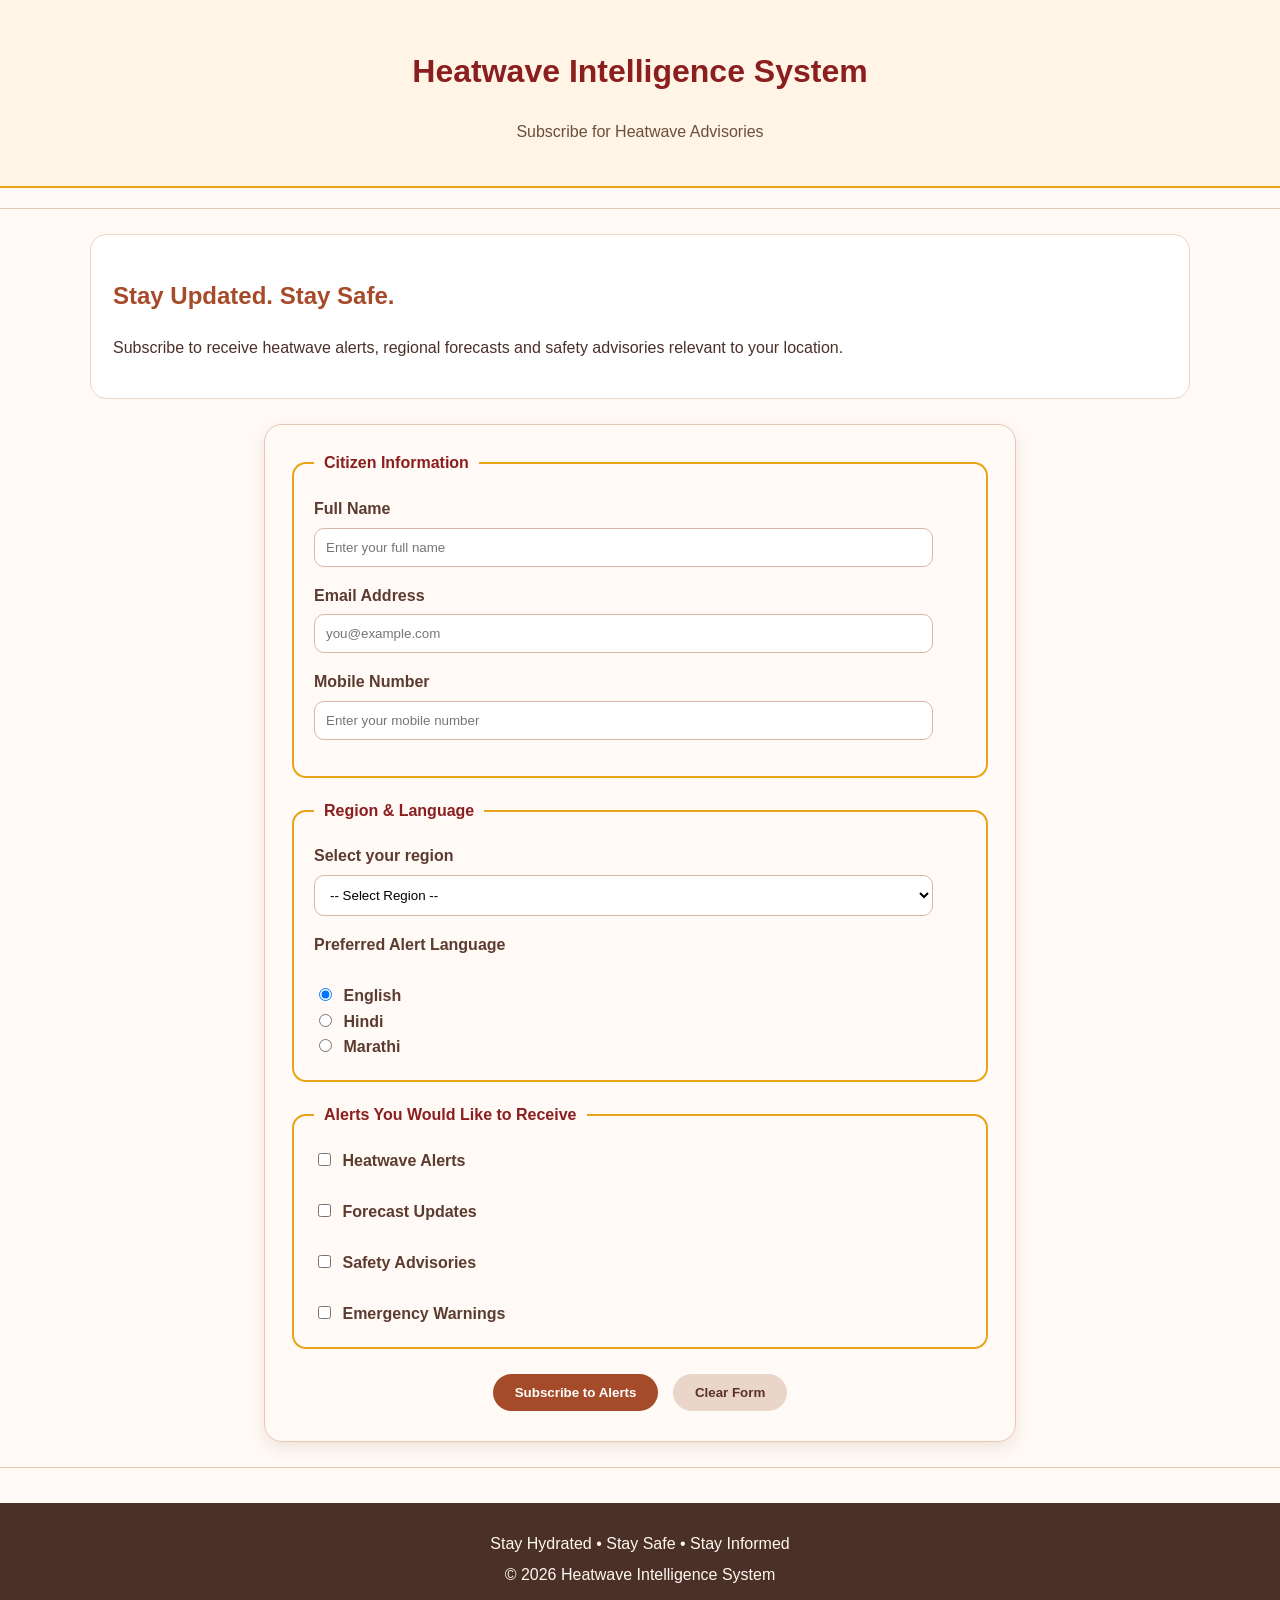
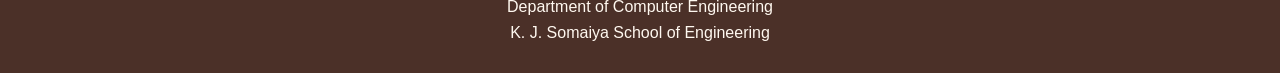
<file: subscribe.html>
<!DOCTYPE html>
<html lang="en">

<head>

    <meta charset="UTF-8">

    <meta name="viewport"
          content="width=device-width, initial-scale=1.0">

    <title>Subscribe | Heatwave Intelligence System</title>

    
    <link rel="stylesheet" href="style.css">

    <link rel="stylesheet" href="form.css">

</head>


<body>

   

    <header id="headerSection">

        <h1 id="systemName">
            Heatwave Intelligence System
        </h1>

        <p>
            Subscribe for Heatwave Advisories
        </p>

    </header>


    <hr>


    <main>

      
        <section>

            <h2>Stay Updated. Stay Safe.</h2>

            <p>

                Subscribe to receive heatwave alerts,
                regional forecasts and safety advisories
                relevant to your location.

            </p>

        </section>


        

        <form class="advisoryForm">


         

            <fieldset>

                <legend>
                    Citizen Information
                </legend>


                <label for="citizenName">
                    Full Name
                </label>

                <br>

                <input type="text"
                       id="citizenName"
                       name="citizenName"
                       placeholder="Enter your full name"
                       required>

                <br>


                <label for="email">
                    Email Address
                </label>

                <br>

                <input type="email"
                       id="email"
                       name="email"
                       placeholder="you@example.com"
                       required>

                <br>


                <label for="mobile">
                    Mobile Number
                </label>

                <br>

                <input type="tel"
                       id="mobile"
                       name="mobile"
                       placeholder="Enter your mobile number"
                       required>

            </fieldset>


            <!-- ===== Region Selection ===== -->

            <fieldset>

                <legend>
                    Region & Language
                </legend>


                <label for="region">
                    Select your region
                </label>

                <br>

                <select id="region"
                        name="region"
                        required>

                    <option value="">
                        -- Select Region --
                    </option>

                    <option value="mumbai">
                        Mumbai
                    </option>

                    <option value="pune">
                        Pune
                    </option>

                    <option value="nagpur">
                        Nagpur
                    </option>

                    <option value="nashik">
                        Nashik
                    </option>

                    <option value="aurangabad">
                        Aurangabad
                    </option>

                    <option value="delhi">
                        Delhi
                    </option>

                </select>


                <label>
                    Preferred Alert Language
                </label>

                <br><br>


                <input type="radio"
                       id="english"
                       name="language"
                       value="english"
                       checked>

                <label for="english">
                    English
                </label>


                <br>


                <input type="radio"
                       id="hindi"
                       name="language"
                       value="hindi">

                <label for="hindi">
                    Hindi
                </label>


                <br>


                <input type="radio"
                       id="marathi"
                       name="language"
                       value="marathi">

                <label for="marathi">
                    Marathi
                </label>

            </fieldset>



            <fieldset>

                <legend>
                    Alerts You Would Like to Receive
                </legend>


                <input type="checkbox"
                       id="heatwaveAlerts"
                       name="alerts"
                       value="heatwave">

                <label for="heatwaveAlerts">
                    Heatwave Alerts
                </label>

                <br><br>


                <input type="checkbox"
                       id="forecastAlerts"
                       name="alerts"
                       value="forecast">

                <label for="forecastAlerts">
                    Forecast Updates
                </label>

                <br><br>


                <input type="checkbox"
                       id="safetyAlerts"
                       name="alerts"
                       value="safety">

                <label for="safetyAlerts">
                    Safety Advisories
                </label>

                <br><br>


                <input type="checkbox"
                       id="emergencyAlerts"
                       name="alerts"
                       value="emergency">

                <label for="emergencyAlerts">
                    Emergency Warnings
                </label>

            </fieldset>


    

            <div class="formButtons">

                <input type="submit"
                       value="Subscribe to Alerts">

                <input type="reset"
                       value="Clear Form">

            </div>


        </form>

    </main>


    <hr>


    <footer id="footerSection">

        <p>
            Stay Hydrated • Stay Safe • Stay Informed
        </p>

        <p>
            © 2026 Heatwave Intelligence System
        </p>

        <p>
            Department of Computer Engineering<br>
            K. J. Somaiya School of Engineering
        </p>

    </footer>

</body>

</html>
</file>
<file: style.css>
/* =====================================================
   HEATWAVE INTELLIGENCE SYSTEM
   External CSS - Task 3
   ===================================================== */


/* ================= General Page Styling ================= */

body {
    font-family: "Trebuchet MS", Arial, sans-serif;
    background-color: #fffaf5;
    color: #4b3028;
    margin: 0;
    line-height: 1.6;
}


/* ================= Common Headings ================= */

h1 {
    color: #8b1e1e;
}

h2 {
    color: #a64b2a;
}

h3 {
    color: #c66a32;
}


/* ================= Header ================= */

header {
    background-color: #fff4e6;
    padding: 25px;
    text-align: center;
    border-bottom: 2px solid #e8a317;
}

header p {
    color: #6b4f3a;
}


/* ================= Main Content ================= */

main {
    width: 90%;
    max-width: 1100px;
    margin: 25px auto;
}


/* ================= Sections ================= */

section {
    background-color: #ffffff;
    padding: 22px;
    margin: 20px 0;
    border: 1px solid #f0d5c0;
    border-radius: 16px;
}


/* ================= Links ================= */

a {
    color: #8b4513;
}

a:hover {
    color: #c2410c;
}


/* ================= Horizontal Lines ================= */

hr {
    border: 0;
    border-top: 1px solid #e8c7b5;
    margin: 20px 0;
}


/* ================= Footer ================= */

footer {
    background-color: #4b3028;
    color: #fff8f0;
    text-align: center;
    padding: 22px;
    margin-top: 35px;
}

footer p {
    margin: 6px;
}


/* ================= Small Details ================= */

strong {
    color: #8b1e1e;
}

mark {
    background-color: #ffe0a8;
    padding: 2px 5px;
    border-radius: 4px;
}
</file>
<file: layout.css>
/* =====================================================
   HEATWAVE INTELLIGENCE SYSTEM
   TASK 9 - PAGE LAYOUT
   Header | Sidebar | Content | Footer
   ===================================================== */


/* ===== Overall Page ===== */

.layoutPage {
    min-height: 100vh;

    display: flex;
    flex-direction: column;
}


/* ===== Header ===== */

.layoutHeader {
    background-color: #fff4e6;

    padding: 25px;

    text-align: center;

    border-bottom: 2px solid #e8a317;
}


/* ===== Main Layout ===== */

.layoutMain {
    width: 92%;

    max-width: 1200px;

    margin: 25px auto;

    display: flex;

    gap: 25px;

    flex: 1;
}


/* ===== Left Sidebar ===== */

.layoutSidebar {
    width: 230px;

    flex-shrink: 0;

    background-color: #fff4e6;

    border: 1px solid #e8c7b5;

    border-radius: 18px;

    padding: 20px;

    box-shadow: 0 5px 12px rgba(120, 70, 40, 0.12);
}


/* ===== Sidebar Heading ===== */

.layoutSidebar h2 {
    color: #8b1e1e;

    margin-top: 0;
}


/* ===== Sidebar Links ===== */

.layoutSidebar a {
    display: block;

    text-decoration: none;

    color: #7c3f2c;

    font-weight: bold;

    padding: 10px;

    margin: 6px 0;

    border-radius: 10px;
}


/* ===== Sidebar Hover ===== */

.layoutSidebar a:hover {
    background-color: #f6c89f;

    color: #5c241b;
}


/* ===== Right Content ===== */

.layoutContent {
    flex: 1;

    background-color: #ffffff;

    border: 1px solid #e8c7b5;

    border-radius: 18px;

    padding: 25px;

    box-shadow: 0 5px 12px rgba(120, 70, 40, 0.10);
}


/* ===== Content Headings ===== */

.layoutContent h2 {
    color: #8b1e1e;
}


/* ===== Highlight Box ===== */

.layoutHighlight {
    background-color: #fff4e6;

    border-left: 5px solid #e8a317;

    padding: 15px;

    margin: 20px 0;

    border-radius: 10px;
}


/* ===== Footer ===== */

.layoutFooter {
    background-color: #51342f;

    color: white;

    text-align: center;

    padding: 20px;

    margin-top: auto;
}


/* ===== Responsive Layout ===== */

@media screen and (max-width: 700px) {

    .layoutMain {
        flex-direction: column;
    }

    .layoutSidebar {
        width: auto;
    }

}
</file>
<file: table.css>
/* =====================================================
   HEATWAVE INTELLIGENCE SYSTEM
   Task 7 - Forecast Table Styling
   ===================================================== */


/* ===== Forecast Table ===== */

.forecastTable {
    width: 95%;
    margin: 25px auto;

    border-collapse: collapse;

    background-color: #fffaf5;

    color: #4b3028;

    text-align: center;

    box-shadow: 0 5px 14px rgba(120, 70, 40, 0.12);
}


/* ===== Table Caption ===== */

.forecastTable caption {
    caption-side: top;

    color: #8b1e1e;

    font-size: 22px;

    font-weight: bold;

    padding: 12px;
}


/* ===== Table Header ===== */

.forecastTable thead {
    background-color: #e8a317;

    color: #ffffff;
}


/* ===== Table Cells ===== */

.forecastTable th,
.forecastTable td {
    border: 1px solid #e2c5b4;

    padding: 12px;
}


/* ===== Zebra Striping ===== */

.forecastTable tbody tr:nth-child(even) {
    background-color: #fff1df;
}


/* ===== Hover Effect ===== */

.forecastTable tbody tr:hover {
    background-color: #f8d8b5;
}


/* ===== Severity Styling ===== */

.severity-red {
    color: #a61b1b;
    font-weight: bold;
}

.severity-orange {
    color: #c45b17;
    font-weight: bold;
}

.severity-yellow {
    color: #9a7300;
    font-weight: bold;
}


/* ===== Table Footer ===== */

.forecastTable tfoot {
    background-color: #f4dfcf;

    font-weight: bold;
}
</file>
<file: form.css>
/* =====================================================
   HEATWAVE INTELLIGENCE SYSTEM
   TASK 8 - ADVISORY FORM STYLING
   ===================================================== */


/* ===== Main Form ===== */

.advisoryForm {
    width: 90%;
    max-width: 700px;

    margin: 25px auto;
    padding: 25px;

    background-color: #fffaf5;

    border: 1px solid #e8c7b5;
    border-radius: 18px;

    box-shadow: 0 6px 16px rgba(120, 70, 40, 0.12);
}


/* ===== Fieldset ===== */

.advisoryForm fieldset {
    border: 2px solid #e8a317;

    border-radius: 14px;

    padding: 20px;

    margin-bottom: 20px;
}


/* ===== Legend ===== */

.advisoryForm legend {
    color: #8b1e1e;

    font-weight: bold;

    padding: 0 10px;
}


/* ===== Labels ===== */

.advisoryForm label {
    color: #5c3b30;

    font-weight: bold;
}


/* ===== Text Inputs ===== */

.advisoryForm input[type="text"],
.advisoryForm input[type="email"],
.advisoryForm input[type="tel"],
.advisoryForm select {
    width: 95%;

    padding: 11px;

    margin-top: 6px;
    margin-bottom: 16px;

    border: 1px solid #d8b7a5;

    border-radius: 10px;

    background-color: #fff;

    box-sizing: border-box;
}


/* ===== Focus Effect ===== */

.advisoryForm input:focus,
.advisoryForm select:focus {
    outline: none;

    border-color: #e8a317;

    box-shadow: 0 0 6px rgba(232, 163, 23, 0.35);
}


/* ===== Radio Buttons & Checkboxes ===== */

.advisoryForm input[type="radio"],
.advisoryForm input[type="checkbox"] {
    margin-right: 7px;
}


/* ===== Button Area ===== */

.formButtons {
    text-align: center;

    margin-top: 20px;
}


/* ===== Buttons ===== */

.advisoryForm input[type="submit"],
.advisoryForm input[type="reset"] {
    padding: 11px 22px;

    margin: 5px;

    border: none;

    border-radius: 20px;

    font-weight: bold;

    cursor: pointer;
}


/* ===== Submit Button ===== */

.advisoryForm input[type="submit"] {
    background-color: #a64b2a;

    color: white;
}


/* ===== Reset Button ===== */

.advisoryForm input[type="reset"] {
    background-color: #ead6c8;

    color: #5c3024;
}


/* ===== Button Hover ===== */

.advisoryForm input[type="submit"]:hover {
    background-color: #7c3f2c;
}

.advisoryForm input[type="reset"]:hover {
    background-color: #d5b4a0;
}
</file>
